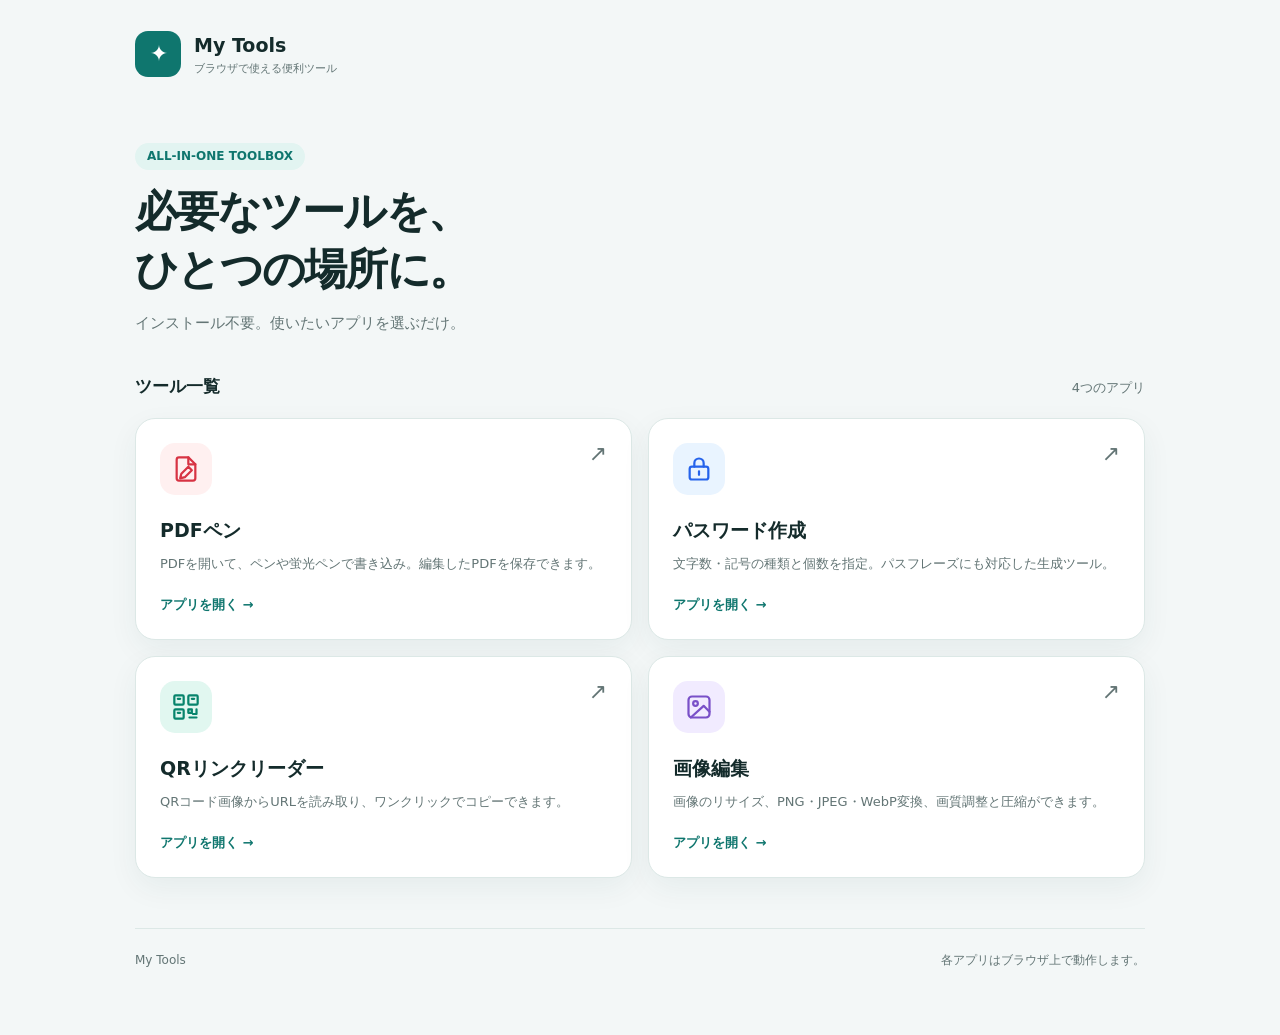
<file: index.html>
<!doctype html>
<html lang="ja">
<head>
<meta charset="utf-8">
<meta name="viewport" content="width=device-width, initial-scale=1, viewport-fit=cover">
<meta name="theme-color" content="#0f766e">
<meta name="description" content="PDF編集、パスワード生成、QRコード読み取り、画像編集をまとめた便利なWebツール集。">
<title>My Tools | 便利ツール集</title>
<link rel="icon" href="/favicon.ico" sizes="any">
<link rel="icon" type="image/svg+xml" href="./favicon.svg">
<style>
:root{color-scheme:light dark;--bg:#f3f7f7;--surface:#fff;--text:#142b2b;--muted:#637575;--line:#dce8e6;--accent:#0f766e;--accent-soft:#e2f4f1;--shadow:0 10px 30px rgba(19,65,61,.06)}
@media(prefers-color-scheme:dark){:root{--bg:#101b1c;--surface:#1a292a;--text:#f0f8f7;--muted:#a1b9b6;--line:#344b49;--accent:#5eead4;--accent-soft:#173b37;--shadow:0 10px 30px rgba(0,0,0,.15)}}
*{box-sizing:border-box}body{margin:0;background:var(--bg);color:var(--text);font-family:system-ui,-apple-system,"Hiragino Kaku Gothic ProN","Yu Gothic",Meiryo,sans-serif;line-height:1.6}a{color:inherit;text-decoration:none}.container{max-width:1050px;margin:0 auto;padding:30px 20px 64px}header{display:flex;align-items:center;gap:13px;margin-bottom:64px}.logo{display:grid;place-items:center;width:46px;height:46px;border-radius:13px;background:#0f766e;color:white;font-weight:900;letter-spacing:-2px;font-size:22px}.brand{font-weight:800;font-size:19px}.brand-sub{display:block;font-size:11px;font-weight:500;color:var(--muted)}.hero{margin-bottom:38px}.eyebrow{display:inline-block;border-radius:99px;background:var(--accent-soft);color:var(--accent);padding:4px 12px;font-size:12px;font-weight:700;margin-bottom:12px}h1{font-size:clamp(28px,5vw,43px);line-height:1.35;letter-spacing:-.04em;margin:0 0 13px}p{margin:0}.intro{color:var(--muted);font-size:15px}.section-head{display:flex;align-items:baseline;justify-content:space-between;gap:12px;margin:0 0 18px}h2{font-size:17px;margin:0}.count{color:var(--muted);font-size:13px}.grid{display:grid;grid-template-columns:repeat(2,minmax(0,1fr));gap:16px}.card{display:flex;flex-direction:column;min-height:214px;padding:24px;background:var(--surface);border:1px solid var(--line);border-radius:20px;box-shadow:var(--shadow);transition:transform .16s,border-color .16s,box-shadow .16s}.card:hover{transform:translateY(-3px);border-color:var(--accent);box-shadow:0 16px 35px rgba(19,65,61,.1)}.card:focus-visible{outline:3px solid var(--accent);outline-offset:4px}.card-top{display:flex;justify-content:space-between;align-items:start;gap:12px;margin-bottom:20px}.icon{display:grid;place-items:center;width:52px;height:52px;border-radius:15px}.icon svg{width:28px;height:28px;fill:none;stroke:currentColor;stroke-width:1.9;stroke-linecap:round;stroke-linejoin:round}.pdf{background:#fff0f0;color:#d73343}.password{background:#e9f4ff;color:#2563eb}.qr{background:#e1f7f0;color:#07846c}.image{background:#f1ebff;color:#7950c8}.arrow{font-size:22px;color:var(--muted);line-height:1}.card h3{font-size:19px;margin:0 0 7px}.desc{font-size:13px;color:var(--muted);line-height:1.75}.open{margin-top:auto;padding-top:19px;font-size:13px;font-weight:750;color:var(--accent)}footer{margin-top:50px;padding-top:22px;border-top:1px solid var(--line);color:var(--muted);font-size:12px;display:flex;justify-content:space-between;gap:12px;flex-wrap:wrap}@media(max-width:620px){.container{padding:20px 16px 44px}header{margin-bottom:45px}.grid{grid-template-columns:1fr;gap:12px}.card{min-height:0;padding:20px}.card-top{margin-bottom:14px}.hero{margin-bottom:30px}}@media(prefers-reduced-motion:reduce){.card{transition:none}}
</style>
</head>
<body>
<div class="container">
<header><div class="logo" aria-hidden="true">✦</div><div class="brand">My Tools<span class="brand-sub">ブラウザで使える便利ツール</span></div></header>
<main>
<section class="hero"><span class="eyebrow">ALL-IN-ONE TOOLBOX</span><h1>必要なツールを、<br>ひとつの場所に。</h1><p class="intro">インストール不要。使いたいアプリを選ぶだけ。</p></section>
<div class="section-head"><h2>ツール一覧</h2><span class="count">4つのアプリ</span></div>
<div class="grid">
<a class="card" href="./pdf-annotator/" aria-label="PDFペンを開く"><div class="card-top"><span class="icon pdf"><svg viewBox="0 0 24 24"><path d="M14 2H6a2 2 0 0 0-2 2v16a2 2 0 0 0 2 2h12a2 2 0 0 0 2-2V8z"/><path d="M14 2v6h6M8 16l6-6 3 3-6 6-4 1z"/></svg></span><span class="arrow" aria-hidden="true">↗</span></div><h3>PDFペン</h3><p class="desc">PDFを開いて、ペンや蛍光ペンで書き込み。編集したPDFを保存できます。</p><span class="open">アプリを開く →</span></a>
<a class="card" href="./password-generator/" aria-label="パスワード作成を開く"><div class="card-top"><span class="icon password"><svg viewBox="0 0 24 24"><rect x="4" y="10" width="16" height="11" rx="2"/><path d="M8 10V7a4 4 0 0 1 8 0v3M12 14v3"/></svg></span><span class="arrow" aria-hidden="true">↗</span></div><h3>パスワード作成</h3><p class="desc">文字数・記号の種類と個数を指定。パスフレーズにも対応した生成ツール。</p><span class="open">アプリを開く →</span></a>
<a class="card" href="./qr-code-reader/" aria-label="QRリンクリーダーを開く"><div class="card-top"><span class="icon qr"><svg viewBox="0 0 24 24"><rect x="2" y="2" width="8" height="8" rx="1"/><rect x="14" y="2" width="8" height="8" rx="1"/><rect x="2" y="14" width="8" height="8" rx="1"/><path d="M5 5h2M17 5h2M5 17h2M14 14h3v3h-3zM21 14v4h-3M15 21h6"/></svg></span><span class="arrow" aria-hidden="true">↗</span></div><h3>QRリンクリーダー</h3><p class="desc">QRコード画像からURLを読み取り、ワンクリックでコピーできます。</p><span class="open">アプリを開く →</span></a>
<a class="card" href="./image-editor/" aria-label="画像編集を開く"><div class="card-top"><span class="icon image"><svg viewBox="0 0 24 24"><rect x="3" y="3" width="18" height="18" rx="3"/><circle cx="9" cy="9" r="2"/><path d="m21 16-5-5L5 21"/></svg></span><span class="arrow" aria-hidden="true">↗</span></div><h3>画像編集</h3><p class="desc">画像のリサイズ、PNG・JPEG・WebP変換、画質調整と圧縮ができます。</p><span class="open">アプリを開く →</span></a>
</div>
</main><footer><span>My Tools</span><span>各アプリはブラウザ上で動作します。</span></footer>
</div>
</body></html>
</file>
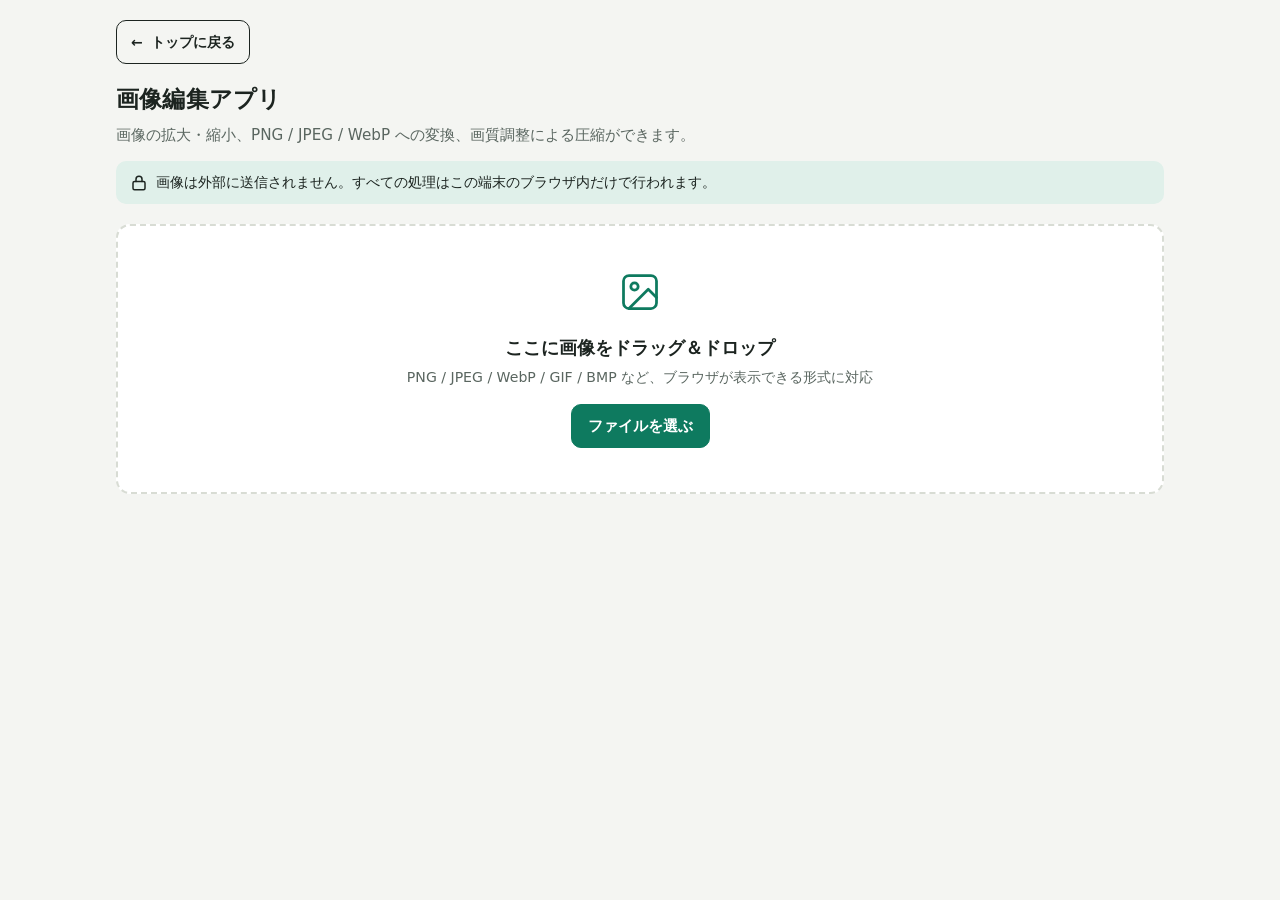
<file: image-editor/index.html>
<!doctype html>
<html lang="ja">
  <head>
    <meta charset="utf-8" />
    <meta name="viewport" content="width=device-width, initial-scale=1, viewport-fit=cover" />
    <meta name="color-scheme" content="light dark" />
    <link rel="icon" type="image/svg+xml" href="./favicon.svg">
    <title>画像編集アプリ</title>
    <style>
      button, [role="button"], select, summary, input:not([type="checkbox"], [type="radio"]) { min-height: 2.25rem; }

      :root {
        --bg: #f4f5f2;
        --surface: #ffffff;
        --surface-2: #eceee9;
        --ink: #1c2420;
        --ink-2: #5a6660;
        --line: #d8dcd4;
        --accent: #0e7a5f;
        --accent-ink: #ffffff;
        --accent-soft: #e0f0ea;
        --warn-bg: #fdf3e0;
        --warn-ink: #7a5410;
        --good: #0e7a5f;
        --bad: #b3402e;
        --checker-a: #e8eae5;
        --checker-b: #ffffff;
        --shadow: 0 1px 3px rgba(20, 30, 25, .08), 0 8px 24px rgba(20, 30, 25, .06);
        --radius: 14px;
      }
      @media (prefers-color-scheme: dark) {
        :root {
          --bg: #141816;
          --surface: #1e2421;
          --surface-2: #262d29;
          --ink: #eef2ee;
          --ink-2: #a3afa7;
          --line: #39423c;
          --accent: #2fbd93;
          --accent-ink: #0c1a15;
          --accent-soft: #173a30;
          --warn-bg: #3a2f16;
          --warn-ink: #f0cd82;
          --good: #4ecfa5;
          --bad: #f08a76;
          --checker-a: #2a302c;
          --checker-b: #20251f;
          --shadow: 0 1px 3px rgba(0,0,0,.4), 0 8px 24px rgba(0,0,0,.3);
        }
      }

      * { box-sizing: border-box; }
      html { -webkit-text-size-adjust: 100%; }
      body {
        margin: 0;
        background: var(--bg);
        color: var(--ink);
        font-family: "Hiragino Kaku Gothic ProN", "Hiragino Sans", "Noto Sans JP", "Yu Gothic UI", "Yu Gothic", Meiryo, system-ui, sans-serif;
        line-height: 1.6;
      }
      .wrap { max-width: 1080px; margin: 0 auto; padding: 20px 16px 56px; }

      h1 { font-size: 1.45rem; margin: 4px 0 6px; letter-spacing: .01em; }
      .lead { color: var(--ink-2); margin: 0 0 4px; font-size: .95rem; }
      .privacy {
        display: flex; gap: 8px; align-items: flex-start;
        background: var(--accent-soft); border-radius: 10px;
        padding: 10px 14px; margin: 14px 0 20px; font-size: .88rem;
      }
      .privacy svg { flex: none; margin-top: 3px; }

      /* ---------- drop zone ---------- */
      .dropzone {
        border: 2px dashed var(--line);
        border-radius: var(--radius);
        background: var(--surface);
        padding: 44px 20px;
        text-align: center;
        cursor: pointer;
        transition: border-color .15s, background .15s;
      }
      .dropzone:hover, .dropzone:focus-visible { border-color: var(--accent); outline: none; }
      .dropzone.dragover { border-color: var(--accent); background: var(--accent-soft); }
      .dropzone .big { font-size: 1.1rem; font-weight: 700; margin: 12px 0 4px; }
      .dropzone .small { color: var(--ink-2); font-size: .88rem; margin: 0; }
      .btn {
        display: inline-flex; align-items: center; justify-content: center; gap: 8px;
        border: 1px solid var(--line); background: var(--surface); color: var(--ink);
        border-radius: 10px; padding: 8px 16px; font-size: .95rem; font-weight: 600;
        cursor: pointer; font-family: inherit; min-height: 44px;
      }
      .btn:hover { border-color: var(--accent); }
      .btn.primary { background: var(--accent); border-color: var(--accent); color: var(--accent-ink); }
      .btn.primary:hover { filter: brightness(1.07); }
      .btn.primary:disabled { opacity: .45; cursor: not-allowed; filter: none; }
      .btn.small { min-height: 40px; padding: 6px 12px; font-size: .88rem; }
      .dropzone .btn { margin-top: 16px; }

      /* ---------- layout after load ---------- */
      .editor { display: none; }
      .editor.on { display: block; }
      .filebar {
        display: flex; flex-wrap: wrap; gap: 10px; align-items: center;
        background: var(--surface); border: 1px solid var(--line); border-radius: var(--radius);
        padding: 12px 16px; box-shadow: var(--shadow); margin-bottom: 16px;
      }
      .filebar .fname { font-weight: 700; word-break: break-all; }
      .filebar .meta { color: var(--ink-2); font-size: .88rem; }
      .filebar .spacer { flex: 1; }

      .grid { display: grid; grid-template-columns: 1fr 340px; gap: 16px; align-items: start; }
      @media (max-width: 820px) { .grid { grid-template-columns: 1fr; } }

      .card {
        background: var(--surface); border: 1px solid var(--line);
        border-radius: var(--radius); box-shadow: var(--shadow); padding: 18px;
      }
      .card h2 { font-size: 1rem; margin: 0 0 12px; display: flex; align-items: center; gap: 8px; }
      .card h2 .num {
        background: var(--accent); color: var(--accent-ink); border-radius: 50%;
        width: 22px; height: 22px; font-size: .8rem; display: inline-flex;
        align-items: center; justify-content: center; flex: none;
      }
      .controls { display: flex; flex-direction: column; gap: 16px; }

      /* ---------- preview ---------- */
      .seg {
        display: inline-flex; background: var(--surface-2); border-radius: 10px; padding: 3px; gap: 2px;
        flex-wrap: wrap;
      }
      .seg button {
        border: 0; background: transparent; color: var(--ink-2); border-radius: 8px;
        padding: 6px 14px; font-size: .9rem; font-weight: 600; cursor: pointer; font-family: inherit;
        min-height: 38px;
      }
      .seg button[aria-pressed="true"] { background: var(--surface); color: var(--ink); box-shadow: 0 1px 3px rgba(0,0,0,.15); }
      .preview-head { display: flex; flex-wrap: wrap; gap: 10px; align-items: center; justify-content: space-between; margin-bottom: 12px; }
      .preview-stage {
        border-radius: 10px; overflow: hidden;
        background:
          conic-gradient(var(--checker-a) 0 25%, var(--checker-b) 0 50%, var(--checker-a) 0 75%, var(--checker-b) 0) 0 0 / 20px 20px;
        display: flex; align-items: center; justify-content: center;
        min-height: 220px; padding: 12px;
      }
      .preview-stage img { max-width: 100%; max-height: 52vh; display: block; object-fit: contain; }
      .compare { display: none; gap: 12px; width: 100%; }
      .compare.on { display: grid; grid-template-columns: 1fr 1fr; }
      @media (max-width: 520px) { .compare.on { grid-template-columns: 1fr; } }
      .compare figure { margin: 0; text-align: center; }
      .compare figcaption { font-size: .82rem; color: var(--ink-2); margin-top: 6px; font-weight: 600; }
      .compare img { margin: 0 auto; }
      .single-wrap { width: 100%; text-align: center; }
      .single-wrap.hide, .compare.hide { display: none; }

      .sizecmp { display: grid; grid-template-columns: 1fr auto 1fr; gap: 8px; align-items: center; margin-top: 14px; }
      .sizecmp .box { background: var(--surface-2); border-radius: 10px; padding: 10px 12px; text-align: center; }
      .sizecmp .box .label { font-size: .78rem; color: var(--ink-2); font-weight: 600; }
      .sizecmp .box .val { font-size: 1.05rem; font-weight: 700; }
      .sizecmp .box .sub { font-size: .78rem; color: var(--ink-2); }
      .sizecmp .arrow { color: var(--ink-2); font-size: 1.1rem; }
      .reduction { text-align: center; margin-top: 10px; font-weight: 700; font-size: .95rem; }
      .reduction.good { color: var(--good); }
      .reduction.bad { color: var(--bad); }

      /* ---------- form controls ---------- */
      .field-row { display: flex; gap: 10px; align-items: flex-end; flex-wrap: wrap; }
      .field { flex: 1; min-width: 100px; }
      .field label { display: block; font-size: .82rem; font-weight: 600; color: var(--ink-2); margin-bottom: 4px; }
      .field input[type="number"] {
        width: 100%; padding: 8px 10px; font-size: 1rem; border: 1px solid var(--line);
        border-radius: 8px; background: var(--surface); color: var(--ink); font-family: inherit;
        min-height: 44px;
      }
      .field .unit { font-size: .8rem; color: var(--ink-2); }
      .cross { padding-bottom: 10px; color: var(--ink-2); font-weight: 700; }
      .lock-row { display: flex; align-items: center; gap: 8px; margin-top: 10px; font-size: .9rem; }
      .lock-row input { width: 20px; height: 20px; accent-color: var(--accent); }
      .lock-row label { display: flex; align-items: center; gap: 8px; cursor: pointer; min-height: 36px; }

      .presets { display: flex; flex-wrap: wrap; gap: 6px; margin: 10px 0; }
      .presets button {
        border: 1px solid var(--line); background: var(--surface); color: var(--ink);
        border-radius: 999px; padding: 4px 13px; font-size: .88rem; font-weight: 600;
        cursor: pointer; font-family: inherit; min-height: 38px; min-width: 56px;
      }
      .presets button[aria-pressed="true"] { background: var(--accent); border-color: var(--accent); color: var(--accent-ink); }

      input[type="range"] { width: 100%; accent-color: var(--accent); min-height: 36px; cursor: pointer; }
      .range-row { display: flex; align-items: center; gap: 12px; }
      .range-row output { font-weight: 700; min-width: 3.4em; text-align: right; font-variant-numeric: tabular-nums; }
      .hint { font-size: .82rem; color: var(--ink-2); margin: 6px 0 0; }
      .note {
        background: var(--warn-bg); color: var(--warn-ink); border-radius: 10px;
        padding: 9px 12px; font-size: .85rem; margin-top: 10px; display: none;
      }
      .note.on { display: block; }

      .fmt-seg { display: grid; grid-template-columns: repeat(3, 1fr); gap: 6px; }
      .fmt-seg button {
        border: 1px solid var(--line); background: var(--surface); color: var(--ink);
        border-radius: 10px; padding: 10px 6px; cursor: pointer; font-family: inherit; min-height: 52px;
      }
      .fmt-seg button .fname2 { display: block; font-weight: 700; font-size: .98rem; }
      .fmt-seg button .fdesc { display: block; font-size: .74rem; color: var(--ink-2); margin-top: 2px; }
      .fmt-seg button[aria-pressed="true"] { border-color: var(--accent); background: var(--accent-soft); box-shadow: inset 0 0 0 1px var(--accent); }
      .fmt-seg button[aria-pressed="true"] .fdesc { color: var(--ink-2); }

      .quality-wrap.disabled { opacity: .45; pointer-events: none; }

      .download-card { text-align: center; }
      .download-card .btn { width: 100%; font-size: 1.02rem; padding: 12px; }
      .download-card .outname { font-size: .85rem; color: var(--ink-2); margin-top: 8px; word-break: break-all; }
      .reset-link {
        background: none; border: 0; color: var(--accent); font-weight: 600; cursor: pointer;
        font-family: inherit; font-size: .9rem; padding: 6px 8px; min-height: 38px;
      }
      .err {
        display: none; background: #fdecea; color: #8c2b1d; border-radius: 10px;
        padding: 10px 14px; margin-bottom: 14px; font-size: .9rem;
      }
      @media (prefers-color-scheme: dark) { .err { background: #42231e; color: #f5b3a6; } }
      .err.on { display: block; }
      .visually-hidden { position: absolute; width: 1px; height: 1px; overflow: hidden; clip: rect(0 0 0 0); white-space: nowrap; }
    </style>
  <link rel="stylesheet" href="../navigation.css">
</head>
  <body>
    <main class="wrap">
<nav class="home-navigation" aria-label="サイトナビゲーション"><a class="home-link" href="../"><span aria-hidden="true">←</span>トップに戻る</a></nav>

      <h1>画像編集アプリ</h1>
      <p class="lead">画像の拡大・縮小、PNG / JPEG / WebP への変換、画質調整による圧縮ができます。</p>
      <div class="privacy">
        <svg width="18" height="18" viewBox="0 0 24 24" fill="none" stroke="currentColor" stroke-width="2" stroke-linecap="round" stroke-linejoin="round" aria-hidden="true"><rect x="4" y="10" width="16" height="11" rx="2"/><path d="M8 10V7a4 4 0 0 1 8 0v3"/></svg>
        <span>画像は外部に送信されません。すべての処理はこの端末のブラウザ内だけで行われます。</span>
      </div>

      <div class="err" id="errBox" role="alert"></div>

      <!-- ===== 読み込み ===== -->
      <div class="dropzone" id="dropzone" tabindex="0" role="button" aria-label="画像ファイルを選ぶ、またはドロップする">
        <svg width="44" height="44" viewBox="0 0 24 24" fill="none" stroke="currentColor" stroke-width="1.5" stroke-linecap="round" stroke-linejoin="round" style="color:var(--accent)" aria-hidden="true"><rect x="3" y="3" width="18" height="18" rx="3"/><circle cx="9" cy="9" r="2"/><path d="m21 15-4.5-4.5L6 21"/></svg>
        <p class="big">ここに画像をドラッグ＆ドロップ</p>
        <p class="small">PNG / JPEG / WebP / GIF / BMP など、ブラウザが表示できる形式に対応</p>
        <span class="btn primary">ファイルを選ぶ</span>
        <input type="file" id="fileInput" accept="image/*" class="visually-hidden" aria-hidden="true" tabindex="-1" />
      </div>

      <!-- ===== 編集画面 ===== -->
      <section class="editor" id="editor" aria-label="編集画面">
        <div class="filebar">
          <span class="fname" id="origName">—</span>
          <span class="meta" id="origMeta">—</span>
          <span class="spacer"></span>
          <button type="button" class="btn small" id="changeFileBtn">別の画像を開く</button>
        </div>

        <div class="grid">
          <!-- プレビュー -->
          <div class="card">
            <div class="preview-head">
              <h2 style="margin:0">プレビュー</h2>
              <div class="seg" role="group" aria-label="プレビュー表示切替">
                <button type="button" id="viewEdited" aria-pressed="true">編集後</button>
                <button type="button" id="viewOrig" aria-pressed="false">元画像</button>
                <button type="button" id="viewBoth" aria-pressed="false">並べて比較</button>
              </div>
            </div>
            <div class="preview-stage">
              <div class="single-wrap" id="singleWrap">
                <img id="previewImg" alt="プレビュー画像" />
              </div>
              <div class="compare" id="compareWrap">
                <figure>
                  <img id="compareOrig" alt="元画像のプレビュー" />
                  <figcaption>元画像</figcaption>
                </figure>
                <figure>
                  <img id="compareEdited" alt="編集後のプレビュー" />
                  <figcaption>編集後</figcaption>
                </figure>
              </div>
            </div>
            <div class="sizecmp" aria-live="polite">
              <div class="box">
                <div class="label">元の容量</div>
                <div class="val" id="origSize">—</div>
                <div class="sub" id="origDims">—</div>
              </div>
              <div class="arrow" aria-hidden="true">→</div>
              <div class="box">
                <div class="label">変換後の容量</div>
                <div class="val" id="newSize">—</div>
                <div class="sub" id="newDims">—</div>
              </div>
            </div>
            <p class="reduction" id="reduction"></p>
          </div>

          <!-- コントロール -->
          <div class="controls">
            <div class="card">
              <h2><span class="num">1</span>大きさ（拡大・縮小）</h2>
              <div class="field-row">
                <div class="field">
                  <label for="widthInput">幅 <span class="unit">(px)</span></label>
                  <input type="number" id="widthInput" min="1" max="20000" inputmode="numeric" />
                </div>
                <span class="cross" aria-hidden="true">×</span>
                <div class="field">
                  <label for="heightInput">高さ <span class="unit">(px)</span></label>
                  <input type="number" id="heightInput" min="1" max="20000" inputmode="numeric" />
                </div>
              </div>
              <div class="lock-row">
                <label>
                  <input type="checkbox" id="lockRatio" checked />
                  縦横比を固定する（アスペクト比ロック）
                </label>
              </div>

              <div style="margin-top:14px">
                <div class="field" style="margin-bottom:2px"><label for="pctSlider">倍率で指定</label></div>
                <div class="presets" id="pctPresets" role="group" aria-label="倍率プリセット">
                  <button type="button" data-pct="25">25%</button>
                  <button type="button" data-pct="50">50%</button>
                  <button type="button" data-pct="75">75%</button>
                  <button type="button" data-pct="100" aria-pressed="true">100%</button>
                  <button type="button" data-pct="150">150%</button>
                  <button type="button" data-pct="200">200%</button>
                </div>
                <div class="range-row">
                  <input type="range" id="pctSlider" min="5" max="300" step="1" value="100" aria-label="倍率スライダー" />
                  <output id="pctOut" for="pctSlider">100%</output>
                </div>
                <div class="range-row" style="margin-top:6px">
                  <div class="field">
                    <label for="pctInput">倍率を数値で入力 <span class="unit">(%)</span></label>
                    <input type="number" id="pctInput" min="1" max="1000" value="100" inputmode="numeric" />
                  </div>
                  <button type="button" class="reset-link" id="sizeReset">サイズをリセット</button>
                </div>
              </div>
            </div>

            <div class="card">
              <h2><span class="num">2</span>形式（フォーマット変換）</h2>
              <div class="fmt-seg" role="group" aria-label="出力形式">
                <button type="button" data-fmt="png" aria-pressed="false">
                  <span class="fname2">PNG</span><span class="fdesc">透明を保持・可逆</span>
                </button>
                <button type="button" data-fmt="jpeg" aria-pressed="true">
                  <span class="fname2">JPEG</span><span class="fdesc">写真向き・小さく</span>
                </button>
                <button type="button" data-fmt="webp" aria-pressed="false">
                  <span class="fname2">WebP</span><span class="fdesc">高圧縮・透明OK</span>
                </button>
              </div>
              <div class="note" id="jpegNote">JPEGには透明情報がないため、透明な部分は白で塗りつぶされます。</div>
              <div class="note" id="gifNote">GIFアニメーションは、静止画（最初のフレーム）として読み込まれます。</div>
            </div>

            <div class="card">
              <h2><span class="num">3</span>画質（圧縮）</h2>
              <div class="quality-wrap" id="qualityWrap">
                <div class="range-row">
                  <input type="range" id="qualitySlider" min="0.1" max="1" step="0.01" value="0.85" aria-label="画質スライダー" />
                  <output id="qualityOut" for="qualitySlider">0.85</output>
                </div>
                <p class="hint">数値を下げるほど容量は小さくなりますが、画質も下がります。変換後の容量はプレビュー下にリアルタイムで表示されます。</p>
              </div>
              <p class="hint" id="pngQualityNote" style="display:none">PNGは可逆圧縮のため、画質スライダーは使えません。容量を減らしたい場合はサイズを小さくするか、JPEG / WebP を選んでください。</p>
            </div>

            <div class="card download-card">
              <button type="button" class="btn primary" id="downloadBtn" disabled>編集後の画像をダウンロード</button>
              <p class="outname" id="outName"></p>
            </div>
          </div>
        </div>
      </section>
    </main>

    <script>
      (function () {
        "use strict";

        var $ = function (id) { return document.getElementById(id); };

        var dropzone = $("dropzone"), fileInput = $("fileInput"), errBox = $("errBox");
        var editor = $("editor");

        // 元画像の情報
        var orig = {
          img: null,        // HTMLImageElement（描画元）
          name: "",         // 元ファイル名
          base: "",         // 拡張子を除いた名前
          type: "",         // MIME
          size: 0,          // バイト数
          w: 0, h: 0,
          url: ""           // プレビュー用 objectURL
        };
        // 編集状態
        var state = {
          w: 0, h: 0,
          fmt: "jpeg",
          quality: 0.85,
          view: "edited"    // edited | orig | both
        };
        var outBlob = null, outUrl = "";
        var renderTimer = null;

        var MIME = { png: "image/png", jpeg: "image/jpeg", webp: "image/webp" };
        var EXT = { png: "png", jpeg: "jpg", webp: "webp" };

        function fmtBytes(n) {
          if (n == null || isNaN(n)) return "—";
          if (n < 1024) return n + " B";
          if (n < 1024 * 1024) return (n / 1024).toFixed(1) + " KB";
          return (n / 1024 / 1024).toFixed(2) + " MB";
        }
        function fmtLabel(mime, name) {
          if (mime) {
            var m = mime.replace("image/", "").toUpperCase();
            if (m === "JPEG") m = "JPEG";
            return m;
          }
          var ext = (name.split(".").pop() || "").toUpperCase();
          return ext || "画像";
        }
        function showError(msg) {
          errBox.textContent = msg;
          errBox.classList.add("on");
        }
        function clearError() {
          errBox.textContent = "";
          errBox.classList.remove("on");
        }

        /* ---------- ファイル読み込み ---------- */
        function openFile(file) {
          if (!file) return;
          if (file.type && file.type.indexOf("image/") !== 0) {
            showError("画像ファイルを選んでください（" + file.name + " は画像ではないようです）。");
            return;
          }
          clearError();
          var url = URL.createObjectURL(file);
          var img = new Image();
          img.onload = function () {
            if (orig.url) URL.revokeObjectURL(orig.url);
            orig.img = img;
            orig.name = file.name || "image";
            orig.base = orig.name.replace(/\.[^.]+$/, "") || "image";
            orig.type = file.type || "";
            orig.size = file.size || 0;
            orig.w = img.naturalWidth;
            orig.h = img.naturalHeight;
            orig.url = url;

            state.w = orig.w;
            state.h = orig.h;

            $("origName").textContent = orig.name;
            $("origMeta").textContent =
              fmtLabel(orig.type, orig.name) + " ・ " + orig.w + " × " + orig.h + " px ・ " + fmtBytes(orig.size);
            $("origSize").textContent = fmtBytes(orig.size);
            $("origDims").textContent = orig.w + " × " + orig.h + " px";

            $("previewImg").src = url;
            $("compareOrig").src = url;

            $("gifNote").classList.toggle("on", orig.type === "image/gif");

            syncSizeUI(100);
            editor.classList.add("on");
            dropzone.querySelector(".big").textContent = "別の画像をドラッグ＆ドロップ";
            scheduleRender(true);
            editor.scrollIntoView({ behavior: "smooth", block: "start" });
          };
          img.onerror = function () {
            URL.revokeObjectURL(url);
            showError("この画像はブラウザで読み込めませんでした。別の形式の画像でお試しください。");
          };
          img.src = url;
        }

        dropzone.addEventListener("click", function () { fileInput.click(); });
        dropzone.addEventListener("keydown", function (e) {
          if (e.key === "Enter" || e.key === " ") { e.preventDefault(); fileInput.click(); }
        });
        fileInput.addEventListener("change", function () {
          openFile(fileInput.files && fileInput.files[0]);
          fileInput.value = "";
        });
        $("changeFileBtn").addEventListener("click", function () { fileInput.click(); });

        ["dragenter", "dragover"].forEach(function (ev) {
          dropzone.addEventListener(ev, function (e) { e.preventDefault(); dropzone.classList.add("dragover"); });
          document.addEventListener(ev, function (e) { e.preventDefault(); });
        });
        ["dragleave", "drop"].forEach(function (ev) {
          dropzone.addEventListener(ev, function (e) { e.preventDefault(); dropzone.classList.remove("dragover"); });
          document.addEventListener(ev, function (e) { e.preventDefault(); });
        });
        dropzone.addEventListener("drop", function (e) {
          var f = e.dataTransfer && e.dataTransfer.files && e.dataTransfer.files[0];
          openFile(f);
        });
        document.addEventListener("drop", function (e) {
          var f = e.dataTransfer && e.dataTransfer.files && e.dataTransfer.files[0];
          if (f && orig.img) openFile(f);
        });

        /* ---------- サイズ UI の同期 ---------- */
        var widthInput = $("widthInput"), heightInput = $("heightInput");
        var pctSlider = $("pctSlider"), pctInput = $("pctInput"), pctOut = $("pctOut");
        var lockRatio = $("lockRatio");

        function markPresets(pct) {
          var btns = $("pctPresets").querySelectorAll("button");
          btns.forEach(function (b) {
            if (Math.round(parseFloat(b.getAttribute("data-pct"))) === Math.round(pct)) {
              b.setAttribute("aria-pressed", "true");
            } else {
              b.removeAttribute("aria-pressed");
            }
          });
        }
        // サイズが決まったら全部の入力欄をそろえる
        function syncSizeUI(pct) {
          widthInput.value = state.w;
          heightInput.value = state.h;
          if (pct == null) pct = orig.w ? (state.w / orig.w) * 100 : 100;
          pct = Math.round(pct * 10) / 10;
          pctOut.textContent = (pct % 1 === 0 ? pct.toFixed(0) : pct) + "%";
          pctInput.value = pct % 1 === 0 ? pct.toFixed(0) : pct;
          pctSlider.value = Math.max(5, Math.min(300, pct));
          markPresets(pct);
        }
        function setSizeByPct(pct) {
          if (!orig.img || !(pct > 0)) return;
          state.w = Math.max(1, Math.round(orig.w * pct / 100));
          state.h = Math.max(1, Math.round(orig.h * pct / 100));
          syncSizeUI(pct);
          scheduleRender();
        }

        widthInput.addEventListener("input", function () {
          var w = parseInt(widthInput.value, 10);
          if (!orig.img || !(w >= 1)) return;
          state.w = Math.min(w, 20000);
          if (lockRatio.checked && orig.w) {
            state.h = Math.max(1, Math.round(state.w * orig.h / orig.w));
            heightInput.value = state.h;
          }
          syncPctFromSize();
          scheduleRender();
        });
        heightInput.addEventListener("input", function () {
          var h = parseInt(heightInput.value, 10);
          if (!orig.img || !(h >= 1)) return;
          state.h = Math.min(h, 20000);
          if (lockRatio.checked && orig.h) {
            state.w = Math.max(1, Math.round(state.h * orig.w / orig.h));
            widthInput.value = state.w;
          }
          syncPctFromSize();
          scheduleRender();
        });
        function syncPctFromSize() {
          if (!orig.w) return;
          var pct = (state.w / orig.w) * 100;
          pct = Math.round(pct * 10) / 10;
          pctOut.textContent = (pct % 1 === 0 ? pct.toFixed(0) : pct) + "%";
          pctInput.value = pct % 1 === 0 ? pct.toFixed(0) : pct;
          pctSlider.value = Math.max(5, Math.min(300, pct));
          markPresets(pct);
        }

        $("pctPresets").addEventListener("click", function (e) {
          var b = e.target.closest("button");
          if (!b) return;
          setSizeByPct(parseFloat(b.getAttribute("data-pct")));
        });
        pctSlider.addEventListener("input", function () { setSizeByPct(parseFloat(pctSlider.value)); });
        pctInput.addEventListener("input", function () {
          var v = parseFloat(pctInput.value);
          if (v > 0) setSizeByPct(v);
        });
        $("sizeReset").addEventListener("click", function () { setSizeByPct(100); });

        /* ---------- 形式 ---------- */
        document.querySelector(".fmt-seg").addEventListener("click", function (e) {
          var b = e.target.closest("button");
          if (!b) return;
          state.fmt = b.getAttribute("data-fmt");
          document.querySelectorAll(".fmt-seg button").forEach(function (x) {
            x.setAttribute("aria-pressed", x === b ? "true" : "false");
          });
          $("jpegNote").classList.toggle("on", state.fmt === "jpeg");
          var isPng = state.fmt === "png";
          $("qualityWrap").classList.toggle("disabled", isPng);
          $("qualitySlider").disabled = isPng;
          $("pngQualityNote").style.display = isPng ? "block" : "none";
          scheduleRender(true);
        });
        $("jpegNote").classList.add("on"); // 初期形式は JPEG

        /* ---------- 画質 ---------- */
        $("qualitySlider").addEventListener("input", function () {
          state.quality = parseFloat($("qualitySlider").value);
          $("qualityOut").textContent = state.quality.toFixed(2);
          scheduleRender();
        });

        /* ---------- プレビュー切替 ---------- */
        function setView(v) {
          state.view = v;
          $("viewEdited").setAttribute("aria-pressed", v === "edited" ? "true" : "false");
          $("viewOrig").setAttribute("aria-pressed", v === "orig" ? "true" : "false");
          $("viewBoth").setAttribute("aria-pressed", v === "both" ? "true" : "false");
          var both = v === "both";
          $("compareWrap").classList.toggle("on", both);
          $("singleWrap").classList.toggle("hide", both);
          if (!both) {
            $("previewImg").src = (v === "orig") ? orig.url : (outUrl || orig.url);
          }
        }
        $("viewEdited").addEventListener("click", function () { setView("edited"); });
        $("viewOrig").addEventListener("click", function () { setView("orig"); });
        $("viewBoth").addEventListener("click", function () { setView("both"); });

        /* ---------- 変換（Canvas） ---------- */
        function scheduleRender(immediate) {
          if (renderTimer) clearTimeout(renderTimer);
          if (immediate) { render(); return; }
          renderTimer = setTimeout(render, 120);
        }
        function render() {
          if (!orig.img) return;
          var canvas = document.createElement("canvas");
          canvas.width = state.w;
          canvas.height = state.h;
          var ctx = canvas.getContext("2d");
          if (state.fmt === "jpeg") {
            ctx.fillStyle = "#ffffff";
            ctx.fillRect(0, 0, canvas.width, canvas.height);
          }
          ctx.imageSmoothingEnabled = true;
          ctx.imageSmoothingQuality = "high";
          ctx.drawImage(orig.img, 0, 0, canvas.width, canvas.height);

          var mime = MIME[state.fmt];
          var quality = state.fmt === "png" ? undefined : state.quality;
          if (canvas.toBlob) {
            canvas.toBlob(function (blob) {
              if (!blob) { fallbackDataUrl(canvas, mime, quality); return; }
              applyOutput(blob);
            }, mime, quality);
          } else {
            fallbackDataUrl(canvas, mime, quality);
          }
        }
        function fallbackDataUrl(canvas, mime, quality) {
          var url = quality === undefined ? canvas.toDataURL(mime) : canvas.toDataURL(mime, quality);
          fetch(url).then(function (r) { return r.blob(); }).then(applyOutput).catch(function () {});
        }
        function applyOutput(blob) {
          if (outUrl) URL.revokeObjectURL(outUrl);
          outBlob = blob;
          outUrl = URL.createObjectURL(blob);

          if (state.view === "edited") $("previewImg").src = outUrl;
          $("compareEdited").src = outUrl;

          $("newSize").textContent = fmtBytes(blob.size);
          $("newDims").textContent = state.w + " × " + state.h + " px ・ " + EXT[state.fmt].toUpperCase();

          var red = $("reduction");
          if (orig.size > 0) {
            var diff = (1 - blob.size / orig.size) * 100;
            if (diff >= 0) {
              red.textContent = "容量は " + diff.toFixed(1) + "% 小さくなりました";
              red.className = "reduction good";
            } else {
              red.textContent = "容量は " + Math.abs(diff).toFixed(1) + "% 大きくなりました";
              red.className = "reduction bad";
            }
          } else {
            red.textContent = "";
          }

          var outName = orig.base + "." + EXT[state.fmt];
          $("outName").textContent = "保存名：" + outName;
          $("downloadBtn").disabled = false;
        }

        /* ---------- ダウンロード ---------- */
        $("downloadBtn").addEventListener("click", function () {
          if (!outBlob || !outUrl) return;
          var a = document.createElement("a");
          a.href = outUrl;
          a.download = orig.base + "." + EXT[state.fmt];
          document.body.appendChild(a);
          a.click();
          document.body.removeChild(a);
        });
      })();
    </script>
  </body>
</html>
</file>
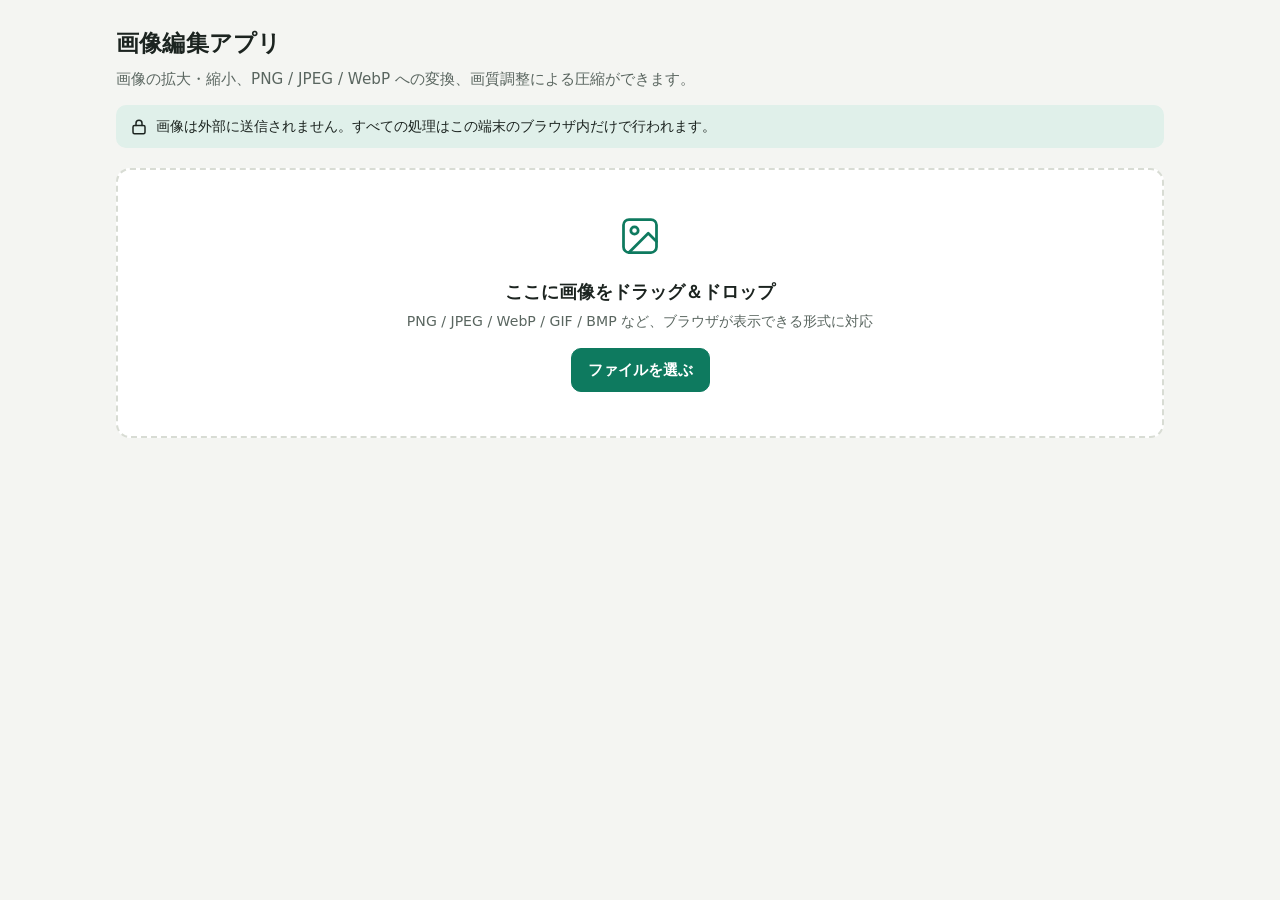
<file: image/index.html>
<!doctype html>
<html lang="ja">
  <head>
    <meta charset="utf-8" />
    <meta name="viewport" content="width=device-width, initial-scale=1, viewport-fit=cover" />
    <meta name="color-scheme" content="light dark" />
    <link rel="icon" type="image/svg+xml" href="[data-uri]" />
    <title>画像編集アプリ</title>
    <style>
      button, [role="button"], select, summary, input:not([type="checkbox"], [type="radio"]) { min-height: 2.25rem; }

      :root {
        --bg: #f4f5f2;
        --surface: #ffffff;
        --surface-2: #eceee9;
        --ink: #1c2420;
        --ink-2: #5a6660;
        --line: #d8dcd4;
        --accent: #0e7a5f;
        --accent-ink: #ffffff;
        --accent-soft: #e0f0ea;
        --warn-bg: #fdf3e0;
        --warn-ink: #7a5410;
        --good: #0e7a5f;
        --bad: #b3402e;
        --checker-a: #e8eae5;
        --checker-b: #ffffff;
        --shadow: 0 1px 3px rgba(20, 30, 25, .08), 0 8px 24px rgba(20, 30, 25, .06);
        --radius: 14px;
      }
      @media (prefers-color-scheme: dark) {
        :root {
          --bg: #141816;
          --surface: #1e2421;
          --surface-2: #262d29;
          --ink: #eef2ee;
          --ink-2: #a3afa7;
          --line: #39423c;
          --accent: #2fbd93;
          --accent-ink: #0c1a15;
          --accent-soft: #173a30;
          --warn-bg: #3a2f16;
          --warn-ink: #f0cd82;
          --good: #4ecfa5;
          --bad: #f08a76;
          --checker-a: #2a302c;
          --checker-b: #20251f;
          --shadow: 0 1px 3px rgba(0,0,0,.4), 0 8px 24px rgba(0,0,0,.3);
        }
      }

      * { box-sizing: border-box; }
      html { -webkit-text-size-adjust: 100%; }
      body {
        margin: 0;
        background: var(--bg);
        color: var(--ink);
        font-family: "Hiragino Kaku Gothic ProN", "Hiragino Sans", "Noto Sans JP", "Yu Gothic UI", "Yu Gothic", Meiryo, system-ui, sans-serif;
        line-height: 1.6;
      }
      .wrap { max-width: 1080px; margin: 0 auto; padding: 20px 16px 56px; }

      h1 { font-size: 1.45rem; margin: 4px 0 6px; letter-spacing: .01em; }
      .lead { color: var(--ink-2); margin: 0 0 4px; font-size: .95rem; }
      .privacy {
        display: flex; gap: 8px; align-items: flex-start;
        background: var(--accent-soft); border-radius: 10px;
        padding: 10px 14px; margin: 14px 0 20px; font-size: .88rem;
      }
      .privacy svg { flex: none; margin-top: 3px; }

      /* ---------- drop zone ---------- */
      .dropzone {
        border: 2px dashed var(--line);
        border-radius: var(--radius);
        background: var(--surface);
        padding: 44px 20px;
        text-align: center;
        cursor: pointer;
        transition: border-color .15s, background .15s;
      }
      .dropzone:hover, .dropzone:focus-visible { border-color: var(--accent); outline: none; }
      .dropzone.dragover { border-color: var(--accent); background: var(--accent-soft); }
      .dropzone .big { font-size: 1.1rem; font-weight: 700; margin: 12px 0 4px; }
      .dropzone .small { color: var(--ink-2); font-size: .88rem; margin: 0; }
      .btn {
        display: inline-flex; align-items: center; justify-content: center; gap: 8px;
        border: 1px solid var(--line); background: var(--surface); color: var(--ink);
        border-radius: 10px; padding: 8px 16px; font-size: .95rem; font-weight: 600;
        cursor: pointer; font-family: inherit; min-height: 44px;
      }
      .btn:hover { border-color: var(--accent); }
      .btn.primary { background: var(--accent); border-color: var(--accent); color: var(--accent-ink); }
      .btn.primary:hover { filter: brightness(1.07); }
      .btn.primary:disabled { opacity: .45; cursor: not-allowed; filter: none; }
      .btn.small { min-height: 40px; padding: 6px 12px; font-size: .88rem; }
      .dropzone .btn { margin-top: 16px; }

      /* ---------- layout after load ---------- */
      .editor { display: none; }
      .editor.on { display: block; }
      .filebar {
        display: flex; flex-wrap: wrap; gap: 10px; align-items: center;
        background: var(--surface); border: 1px solid var(--line); border-radius: var(--radius);
        padding: 12px 16px; box-shadow: var(--shadow); margin-bottom: 16px;
      }
      .filebar .fname { font-weight: 700; word-break: break-all; }
      .filebar .meta { color: var(--ink-2); font-size: .88rem; }
      .filebar .spacer { flex: 1; }

      .grid { display: grid; grid-template-columns: 1fr 340px; gap: 16px; align-items: start; }
      @media (max-width: 820px) { .grid { grid-template-columns: 1fr; } }

      .card {
        background: var(--surface); border: 1px solid var(--line);
        border-radius: var(--radius); box-shadow: var(--shadow); padding: 18px;
      }
      .card h2 { font-size: 1rem; margin: 0 0 12px; display: flex; align-items: center; gap: 8px; }
      .card h2 .num {
        background: var(--accent); color: var(--accent-ink); border-radius: 50%;
        width: 22px; height: 22px; font-size: .8rem; display: inline-flex;
        align-items: center; justify-content: center; flex: none;
      }
      .controls { display: flex; flex-direction: column; gap: 16px; }

      /* ---------- preview ---------- */
      .seg {
        display: inline-flex; background: var(--surface-2); border-radius: 10px; padding: 3px; gap: 2px;
        flex-wrap: wrap;
      }
      .seg button {
        border: 0; background: transparent; color: var(--ink-2); border-radius: 8px;
        padding: 6px 14px; font-size: .9rem; font-weight: 600; cursor: pointer; font-family: inherit;
        min-height: 38px;
      }
      .seg button[aria-pressed="true"] { background: var(--surface); color: var(--ink); box-shadow: 0 1px 3px rgba(0,0,0,.15); }
      .preview-head { display: flex; flex-wrap: wrap; gap: 10px; align-items: center; justify-content: space-between; margin-bottom: 12px; }
      .preview-stage {
        border-radius: 10px; overflow: hidden;
        background:
          conic-gradient(var(--checker-a) 0 25%, var(--checker-b) 0 50%, var(--checker-a) 0 75%, var(--checker-b) 0) 0 0 / 20px 20px;
        display: flex; align-items: center; justify-content: center;
        min-height: 220px; padding: 12px;
      }
      .preview-stage img { max-width: 100%; max-height: 52vh; display: block; object-fit: contain; }
      .compare { display: none; gap: 12px; width: 100%; }
      .compare.on { display: grid; grid-template-columns: 1fr 1fr; }
      @media (max-width: 520px) { .compare.on { grid-template-columns: 1fr; } }
      .compare figure { margin: 0; text-align: center; }
      .compare figcaption { font-size: .82rem; color: var(--ink-2); margin-top: 6px; font-weight: 600; }
      .compare img { margin: 0 auto; }
      .single-wrap { width: 100%; text-align: center; }
      .single-wrap.hide, .compare.hide { display: none; }

      .sizecmp { display: grid; grid-template-columns: 1fr auto 1fr; gap: 8px; align-items: center; margin-top: 14px; }
      .sizecmp .box { background: var(--surface-2); border-radius: 10px; padding: 10px 12px; text-align: center; }
      .sizecmp .box .label { font-size: .78rem; color: var(--ink-2); font-weight: 600; }
      .sizecmp .box .val { font-size: 1.05rem; font-weight: 700; }
      .sizecmp .box .sub { font-size: .78rem; color: var(--ink-2); }
      .sizecmp .arrow { color: var(--ink-2); font-size: 1.1rem; }
      .reduction { text-align: center; margin-top: 10px; font-weight: 700; font-size: .95rem; }
      .reduction.good { color: var(--good); }
      .reduction.bad { color: var(--bad); }

      /* ---------- form controls ---------- */
      .field-row { display: flex; gap: 10px; align-items: flex-end; flex-wrap: wrap; }
      .field { flex: 1; min-width: 100px; }
      .field label { display: block; font-size: .82rem; font-weight: 600; color: var(--ink-2); margin-bottom: 4px; }
      .field input[type="number"] {
        width: 100%; padding: 8px 10px; font-size: 1rem; border: 1px solid var(--line);
        border-radius: 8px; background: var(--surface); color: var(--ink); font-family: inherit;
        min-height: 44px;
      }
      .field .unit { font-size: .8rem; color: var(--ink-2); }
      .cross { padding-bottom: 10px; color: var(--ink-2); font-weight: 700; }
      .lock-row { display: flex; align-items: center; gap: 8px; margin-top: 10px; font-size: .9rem; }
      .lock-row input { width: 20px; height: 20px; accent-color: var(--accent); }
      .lock-row label { display: flex; align-items: center; gap: 8px; cursor: pointer; min-height: 36px; }

      .presets { display: flex; flex-wrap: wrap; gap: 6px; margin: 10px 0; }
      .presets button {
        border: 1px solid var(--line); background: var(--surface); color: var(--ink);
        border-radius: 999px; padding: 4px 13px; font-size: .88rem; font-weight: 600;
        cursor: pointer; font-family: inherit; min-height: 38px; min-width: 56px;
      }
      .presets button[aria-pressed="true"] { background: var(--accent); border-color: var(--accent); color: var(--accent-ink); }

      input[type="range"] { width: 100%; accent-color: var(--accent); min-height: 36px; cursor: pointer; }
      .range-row { display: flex; align-items: center; gap: 12px; }
      .range-row output { font-weight: 700; min-width: 3.4em; text-align: right; font-variant-numeric: tabular-nums; }
      .hint { font-size: .82rem; color: var(--ink-2); margin: 6px 0 0; }
      .note {
        background: var(--warn-bg); color: var(--warn-ink); border-radius: 10px;
        padding: 9px 12px; font-size: .85rem; margin-top: 10px; display: none;
      }
      .note.on { display: block; }

      .fmt-seg { display: grid; grid-template-columns: repeat(3, 1fr); gap: 6px; }
      .fmt-seg button {
        border: 1px solid var(--line); background: var(--surface); color: var(--ink);
        border-radius: 10px; padding: 10px 6px; cursor: pointer; font-family: inherit; min-height: 52px;
      }
      .fmt-seg button .fname2 { display: block; font-weight: 700; font-size: .98rem; }
      .fmt-seg button .fdesc { display: block; font-size: .74rem; color: var(--ink-2); margin-top: 2px; }
      .fmt-seg button[aria-pressed="true"] { border-color: var(--accent); background: var(--accent-soft); box-shadow: inset 0 0 0 1px var(--accent); }
      .fmt-seg button[aria-pressed="true"] .fdesc { color: var(--ink-2); }

      .quality-wrap.disabled { opacity: .45; pointer-events: none; }

      .download-card { text-align: center; }
      .download-card .btn { width: 100%; font-size: 1.02rem; padding: 12px; }
      .download-card .outname { font-size: .85rem; color: var(--ink-2); margin-top: 8px; word-break: break-all; }
      .reset-link {
        background: none; border: 0; color: var(--accent); font-weight: 600; cursor: pointer;
        font-family: inherit; font-size: .9rem; padding: 6px 8px; min-height: 38px;
      }
      .err {
        display: none; background: #fdecea; color: #8c2b1d; border-radius: 10px;
        padding: 10px 14px; margin-bottom: 14px; font-size: .9rem;
      }
      @media (prefers-color-scheme: dark) { .err { background: #42231e; color: #f5b3a6; } }
      .err.on { display: block; }
      .visually-hidden { position: absolute; width: 1px; height: 1px; overflow: hidden; clip: rect(0 0 0 0); white-space: nowrap; }
    </style>
  </head>
  <body>
    <main class="wrap">
      <h1>画像編集アプリ</h1>
      <p class="lead">画像の拡大・縮小、PNG / JPEG / WebP への変換、画質調整による圧縮ができます。</p>
      <div class="privacy">
        <svg width="18" height="18" viewBox="0 0 24 24" fill="none" stroke="currentColor" stroke-width="2" stroke-linecap="round" stroke-linejoin="round" aria-hidden="true"><rect x="4" y="10" width="16" height="11" rx="2"/><path d="M8 10V7a4 4 0 0 1 8 0v3"/></svg>
        <span>画像は外部に送信されません。すべての処理はこの端末のブラウザ内だけで行われます。</span>
      </div>

      <div class="err" id="errBox" role="alert"></div>

      <!-- ===== 読み込み ===== -->
      <div class="dropzone" id="dropzone" tabindex="0" role="button" aria-label="画像ファイルを選ぶ、またはドロップする">
        <svg width="44" height="44" viewBox="0 0 24 24" fill="none" stroke="currentColor" stroke-width="1.5" stroke-linecap="round" stroke-linejoin="round" style="color:var(--accent)" aria-hidden="true"><rect x="3" y="3" width="18" height="18" rx="3"/><circle cx="9" cy="9" r="2"/><path d="m21 15-4.5-4.5L6 21"/></svg>
        <p class="big">ここに画像をドラッグ＆ドロップ</p>
        <p class="small">PNG / JPEG / WebP / GIF / BMP など、ブラウザが表示できる形式に対応</p>
        <span class="btn primary">ファイルを選ぶ</span>
        <input type="file" id="fileInput" accept="image/*" class="visually-hidden" aria-hidden="true" tabindex="-1" />
      </div>

      <!-- ===== 編集画面 ===== -->
      <section class="editor" id="editor" aria-label="編集画面">
        <div class="filebar">
          <span class="fname" id="origName">—</span>
          <span class="meta" id="origMeta">—</span>
          <span class="spacer"></span>
          <button type="button" class="btn small" id="changeFileBtn">別の画像を開く</button>
        </div>

        <div class="grid">
          <!-- プレビュー -->
          <div class="card">
            <div class="preview-head">
              <h2 style="margin:0">プレビュー</h2>
              <div class="seg" role="group" aria-label="プレビュー表示切替">
                <button type="button" id="viewEdited" aria-pressed="true">編集後</button>
                <button type="button" id="viewOrig" aria-pressed="false">元画像</button>
                <button type="button" id="viewBoth" aria-pressed="false">並べて比較</button>
              </div>
            </div>
            <div class="preview-stage">
              <div class="single-wrap" id="singleWrap">
                <img id="previewImg" alt="プレビュー画像" />
              </div>
              <div class="compare" id="compareWrap">
                <figure>
                  <img id="compareOrig" alt="元画像のプレビュー" />
                  <figcaption>元画像</figcaption>
                </figure>
                <figure>
                  <img id="compareEdited" alt="編集後のプレビュー" />
                  <figcaption>編集後</figcaption>
                </figure>
              </div>
            </div>
            <div class="sizecmp" aria-live="polite">
              <div class="box">
                <div class="label">元の容量</div>
                <div class="val" id="origSize">—</div>
                <div class="sub" id="origDims">—</div>
              </div>
              <div class="arrow" aria-hidden="true">→</div>
              <div class="box">
                <div class="label">変換後の容量</div>
                <div class="val" id="newSize">—</div>
                <div class="sub" id="newDims">—</div>
              </div>
            </div>
            <p class="reduction" id="reduction"></p>
          </div>

          <!-- コントロール -->
          <div class="controls">
            <div class="card">
              <h2><span class="num">1</span>大きさ（拡大・縮小）</h2>
              <div class="field-row">
                <div class="field">
                  <label for="widthInput">幅 <span class="unit">(px)</span></label>
                  <input type="number" id="widthInput" min="1" max="20000" inputmode="numeric" />
                </div>
                <span class="cross" aria-hidden="true">×</span>
                <div class="field">
                  <label for="heightInput">高さ <span class="unit">(px)</span></label>
                  <input type="number" id="heightInput" min="1" max="20000" inputmode="numeric" />
                </div>
              </div>
              <div class="lock-row">
                <label>
                  <input type="checkbox" id="lockRatio" checked />
                  縦横比を固定する（アスペクト比ロック）
                </label>
              </div>

              <div style="margin-top:14px">
                <div class="field" style="margin-bottom:2px"><label for="pctSlider">倍率で指定</label></div>
                <div class="presets" id="pctPresets" role="group" aria-label="倍率プリセット">
                  <button type="button" data-pct="25">25%</button>
                  <button type="button" data-pct="50">50%</button>
                  <button type="button" data-pct="75">75%</button>
                  <button type="button" data-pct="100" aria-pressed="true">100%</button>
                  <button type="button" data-pct="150">150%</button>
                  <button type="button" data-pct="200">200%</button>
                </div>
                <div class="range-row">
                  <input type="range" id="pctSlider" min="5" max="300" step="1" value="100" aria-label="倍率スライダー" />
                  <output id="pctOut" for="pctSlider">100%</output>
                </div>
                <div class="range-row" style="margin-top:6px">
                  <div class="field">
                    <label for="pctInput">倍率を数値で入力 <span class="unit">(%)</span></label>
                    <input type="number" id="pctInput" min="1" max="1000" value="100" inputmode="numeric" />
                  </div>
                  <button type="button" class="reset-link" id="sizeReset">サイズをリセット</button>
                </div>
              </div>
            </div>

            <div class="card">
              <h2><span class="num">2</span>形式（フォーマット変換）</h2>
              <div class="fmt-seg" role="group" aria-label="出力形式">
                <button type="button" data-fmt="png" aria-pressed="false">
                  <span class="fname2">PNG</span><span class="fdesc">透明を保持・可逆</span>
                </button>
                <button type="button" data-fmt="jpeg" aria-pressed="true">
                  <span class="fname2">JPEG</span><span class="fdesc">写真向き・小さく</span>
                </button>
                <button type="button" data-fmt="webp" aria-pressed="false">
                  <span class="fname2">WebP</span><span class="fdesc">高圧縮・透明OK</span>
                </button>
              </div>
              <div class="note" id="jpegNote">JPEGには透明情報がないため、透明な部分は白で塗りつぶされます。</div>
              <div class="note" id="gifNote">GIFアニメーションは、静止画（最初のフレーム）として読み込まれます。</div>
            </div>

            <div class="card">
              <h2><span class="num">3</span>画質（圧縮）</h2>
              <div class="quality-wrap" id="qualityWrap">
                <div class="range-row">
                  <input type="range" id="qualitySlider" min="0.1" max="1" step="0.01" value="0.85" aria-label="画質スライダー" />
                  <output id="qualityOut" for="qualitySlider">0.85</output>
                </div>
                <p class="hint">数値を下げるほど容量は小さくなりますが、画質も下がります。変換後の容量はプレビュー下にリアルタイムで表示されます。</p>
              </div>
              <p class="hint" id="pngQualityNote" style="display:none">PNGは可逆圧縮のため、画質スライダーは使えません。容量を減らしたい場合はサイズを小さくするか、JPEG / WebP を選んでください。</p>
            </div>

            <div class="card download-card">
              <button type="button" class="btn primary" id="downloadBtn" disabled>編集後の画像をダウンロード</button>
              <p class="outname" id="outName"></p>
            </div>
          </div>
        </div>
      </section>
    </main>

    <script>
      (function () {
        "use strict";

        var $ = function (id) { return document.getElementById(id); };

        var dropzone = $("dropzone"), fileInput = $("fileInput"), errBox = $("errBox");
        var editor = $("editor");

        // 元画像の情報
        var orig = {
          img: null,        // HTMLImageElement（描画元）
          name: "",         // 元ファイル名
          base: "",         // 拡張子を除いた名前
          type: "",         // MIME
          size: 0,          // バイト数
          w: 0, h: 0,
          url: ""           // プレビュー用 objectURL
        };
        // 編集状態
        var state = {
          w: 0, h: 0,
          fmt: "jpeg",
          quality: 0.85,
          view: "edited"    // edited | orig | both
        };
        var outBlob = null, outUrl = "";
        var renderTimer = null;

        var MIME = { png: "image/png", jpeg: "image/jpeg", webp: "image/webp" };
        var EXT = { png: "png", jpeg: "jpg", webp: "webp" };

        function fmtBytes(n) {
          if (n == null || isNaN(n)) return "—";
          if (n < 1024) return n + " B";
          if (n < 1024 * 1024) return (n / 1024).toFixed(1) + " KB";
          return (n / 1024 / 1024).toFixed(2) + " MB";
        }
        function fmtLabel(mime, name) {
          if (mime) {
            var m = mime.replace("image/", "").toUpperCase();
            if (m === "JPEG") m = "JPEG";
            return m;
          }
          var ext = (name.split(".").pop() || "").toUpperCase();
          return ext || "画像";
        }
        function showError(msg) {
          errBox.textContent = msg;
          errBox.classList.add("on");
        }
        function clearError() {
          errBox.textContent = "";
          errBox.classList.remove("on");
        }

        /* ---------- ファイル読み込み ---------- */
        function openFile(file) {
          if (!file) return;
          if (file.type && file.type.indexOf("image/") !== 0) {
            showError("画像ファイルを選んでください（" + file.name + " は画像ではないようです）。");
            return;
          }
          clearError();
          var url = URL.createObjectURL(file);
          var img = new Image();
          img.onload = function () {
            if (orig.url) URL.revokeObjectURL(orig.url);
            orig.img = img;
            orig.name = file.name || "image";
            orig.base = orig.name.replace(/\.[^.]+$/, "") || "image";
            orig.type = file.type || "";
            orig.size = file.size || 0;
            orig.w = img.naturalWidth;
            orig.h = img.naturalHeight;
            orig.url = url;

            state.w = orig.w;
            state.h = orig.h;

            $("origName").textContent = orig.name;
            $("origMeta").textContent =
              fmtLabel(orig.type, orig.name) + " ・ " + orig.w + " × " + orig.h + " px ・ " + fmtBytes(orig.size);
            $("origSize").textContent = fmtBytes(orig.size);
            $("origDims").textContent = orig.w + " × " + orig.h + " px";

            $("previewImg").src = url;
            $("compareOrig").src = url;

            $("gifNote").classList.toggle("on", orig.type === "image/gif");

            syncSizeUI(100);
            editor.classList.add("on");
            dropzone.querySelector(".big").textContent = "別の画像をドラッグ＆ドロップ";
            scheduleRender(true);
            editor.scrollIntoView({ behavior: "smooth", block: "start" });
          };
          img.onerror = function () {
            URL.revokeObjectURL(url);
            showError("この画像はブラウザで読み込めませんでした。別の形式の画像でお試しください。");
          };
          img.src = url;
        }

        dropzone.addEventListener("click", function () { fileInput.click(); });
        dropzone.addEventListener("keydown", function (e) {
          if (e.key === "Enter" || e.key === " ") { e.preventDefault(); fileInput.click(); }
        });
        fileInput.addEventListener("change", function () {
          openFile(fileInput.files && fileInput.files[0]);
          fileInput.value = "";
        });
        $("changeFileBtn").addEventListener("click", function () { fileInput.click(); });

        ["dragenter", "dragover"].forEach(function (ev) {
          dropzone.addEventListener(ev, function (e) { e.preventDefault(); dropzone.classList.add("dragover"); });
          document.addEventListener(ev, function (e) { e.preventDefault(); });
        });
        ["dragleave", "drop"].forEach(function (ev) {
          dropzone.addEventListener(ev, function (e) { e.preventDefault(); dropzone.classList.remove("dragover"); });
          document.addEventListener(ev, function (e) { e.preventDefault(); });
        });
        dropzone.addEventListener("drop", function (e) {
          var f = e.dataTransfer && e.dataTransfer.files && e.dataTransfer.files[0];
          openFile(f);
        });
        document.addEventListener("drop", function (e) {
          var f = e.dataTransfer && e.dataTransfer.files && e.dataTransfer.files[0];
          if (f && orig.img) openFile(f);
        });

        /* ---------- サイズ UI の同期 ---------- */
        var widthInput = $("widthInput"), heightInput = $("heightInput");
        var pctSlider = $("pctSlider"), pctInput = $("pctInput"), pctOut = $("pctOut");
        var lockRatio = $("lockRatio");

        function markPresets(pct) {
          var btns = $("pctPresets").querySelectorAll("button");
          btns.forEach(function (b) {
            if (Math.round(parseFloat(b.getAttribute("data-pct"))) === Math.round(pct)) {
              b.setAttribute("aria-pressed", "true");
            } else {
              b.removeAttribute("aria-pressed");
            }
          });
        }
        // サイズが決まったら全部の入力欄をそろえる
        function syncSizeUI(pct) {
          widthInput.value = state.w;
          heightInput.value = state.h;
          if (pct == null) pct = orig.w ? (state.w / orig.w) * 100 : 100;
          pct = Math.round(pct * 10) / 10;
          pctOut.textContent = (pct % 1 === 0 ? pct.toFixed(0) : pct) + "%";
          pctInput.value = pct % 1 === 0 ? pct.toFixed(0) : pct;
          pctSlider.value = Math.max(5, Math.min(300, pct));
          markPresets(pct);
        }
        function setSizeByPct(pct) {
          if (!orig.img || !(pct > 0)) return;
          state.w = Math.max(1, Math.round(orig.w * pct / 100));
          state.h = Math.max(1, Math.round(orig.h * pct / 100));
          syncSizeUI(pct);
          scheduleRender();
        }

        widthInput.addEventListener("input", function () {
          var w = parseInt(widthInput.value, 10);
          if (!orig.img || !(w >= 1)) return;
          state.w = Math.min(w, 20000);
          if (lockRatio.checked && orig.w) {
            state.h = Math.max(1, Math.round(state.w * orig.h / orig.w));
            heightInput.value = state.h;
          }
          syncPctFromSize();
          scheduleRender();
        });
        heightInput.addEventListener("input", function () {
          var h = parseInt(heightInput.value, 10);
          if (!orig.img || !(h >= 1)) return;
          state.h = Math.min(h, 20000);
          if (lockRatio.checked && orig.h) {
            state.w = Math.max(1, Math.round(state.h * orig.w / orig.h));
            widthInput.value = state.w;
          }
          syncPctFromSize();
          scheduleRender();
        });
        function syncPctFromSize() {
          if (!orig.w) return;
          var pct = (state.w / orig.w) * 100;
          pct = Math.round(pct * 10) / 10;
          pctOut.textContent = (pct % 1 === 0 ? pct.toFixed(0) : pct) + "%";
          pctInput.value = pct % 1 === 0 ? pct.toFixed(0) : pct;
          pctSlider.value = Math.max(5, Math.min(300, pct));
          markPresets(pct);
        }

        $("pctPresets").addEventListener("click", function (e) {
          var b = e.target.closest("button");
          if (!b) return;
          setSizeByPct(parseFloat(b.getAttribute("data-pct")));
        });
        pctSlider.addEventListener("input", function () { setSizeByPct(parseFloat(pctSlider.value)); });
        pctInput.addEventListener("input", function () {
          var v = parseFloat(pctInput.value);
          if (v > 0) setSizeByPct(v);
        });
        $("sizeReset").addEventListener("click", function () { setSizeByPct(100); });

        /* ---------- 形式 ---------- */
        document.querySelector(".fmt-seg").addEventListener("click", function (e) {
          var b = e.target.closest("button");
          if (!b) return;
          state.fmt = b.getAttribute("data-fmt");
          document.querySelectorAll(".fmt-seg button").forEach(function (x) {
            x.setAttribute("aria-pressed", x === b ? "true" : "false");
          });
          $("jpegNote").classList.toggle("on", state.fmt === "jpeg");
          var isPng = state.fmt === "png";
          $("qualityWrap").classList.toggle("disabled", isPng);
          $("qualitySlider").disabled = isPng;
          $("pngQualityNote").style.display = isPng ? "block" : "none";
          scheduleRender(true);
        });
        $("jpegNote").classList.add("on"); // 初期形式は JPEG

        /* ---------- 画質 ---------- */
        $("qualitySlider").addEventListener("input", function () {
          state.quality = parseFloat($("qualitySlider").value);
          $("qualityOut").textContent = state.quality.toFixed(2);
          scheduleRender();
        });

        /* ---------- プレビュー切替 ---------- */
        function setView(v) {
          state.view = v;
          $("viewEdited").setAttribute("aria-pressed", v === "edited" ? "true" : "false");
          $("viewOrig").setAttribute("aria-pressed", v === "orig" ? "true" : "false");
          $("viewBoth").setAttribute("aria-pressed", v === "both" ? "true" : "false");
          var both = v === "both";
          $("compareWrap").classList.toggle("on", both);
          $("singleWrap").classList.toggle("hide", both);
          if (!both) {
            $("previewImg").src = (v === "orig") ? orig.url : (outUrl || orig.url);
          }
        }
        $("viewEdited").addEventListener("click", function () { setView("edited"); });
        $("viewOrig").addEventListener("click", function () { setView("orig"); });
        $("viewBoth").addEventListener("click", function () { setView("both"); });

        /* ---------- 変換（Canvas） ---------- */
        function scheduleRender(immediate) {
          if (renderTimer) clearTimeout(renderTimer);
          if (immediate) { render(); return; }
          renderTimer = setTimeout(render, 120);
        }
        function render() {
          if (!orig.img) return;
          var canvas = document.createElement("canvas");
          canvas.width = state.w;
          canvas.height = state.h;
          var ctx = canvas.getContext("2d");
          if (state.fmt === "jpeg") {
            ctx.fillStyle = "#ffffff";
            ctx.fillRect(0, 0, canvas.width, canvas.height);
          }
          ctx.imageSmoothingEnabled = true;
          ctx.imageSmoothingQuality = "high";
          ctx.drawImage(orig.img, 0, 0, canvas.width, canvas.height);

          var mime = MIME[state.fmt];
          var quality = state.fmt === "png" ? undefined : state.quality;
          if (canvas.toBlob) {
            canvas.toBlob(function (blob) {
              if (!blob) { fallbackDataUrl(canvas, mime, quality); return; }
              applyOutput(blob);
            }, mime, quality);
          } else {
            fallbackDataUrl(canvas, mime, quality);
          }
        }
        function fallbackDataUrl(canvas, mime, quality) {
          var url = quality === undefined ? canvas.toDataURL(mime) : canvas.toDataURL(mime, quality);
          fetch(url).then(function (r) { return r.blob(); }).then(applyOutput).catch(function () {});
        }
        function applyOutput(blob) {
          if (outUrl) URL.revokeObjectURL(outUrl);
          outBlob = blob;
          outUrl = URL.createObjectURL(blob);

          if (state.view === "edited") $("previewImg").src = outUrl;
          $("compareEdited").src = outUrl;

          $("newSize").textContent = fmtBytes(blob.size);
          $("newDims").textContent = state.w + " × " + state.h + " px ・ " + EXT[state.fmt].toUpperCase();

          var red = $("reduction");
          if (orig.size > 0) {
            var diff = (1 - blob.size / orig.size) * 100;
            if (diff >= 0) {
              red.textContent = "容量は " + diff.toFixed(1) + "% 小さくなりました";
              red.className = "reduction good";
            } else {
              red.textContent = "容量は " + Math.abs(diff).toFixed(1) + "% 大きくなりました";
              red.className = "reduction bad";
            }
          } else {
            red.textContent = "";
          }

          var outName = orig.base + "." + EXT[state.fmt];
          $("outName").textContent = "保存名：" + outName;
          $("downloadBtn").disabled = false;
        }

        /* ---------- ダウンロード ---------- */
        $("downloadBtn").addEventListener("click", function () {
          if (!outBlob || !outUrl) return;
          var a = document.createElement("a");
          a.href = outUrl;
          a.download = orig.base + "." + EXT[state.fmt];
          document.body.appendChild(a);
          a.click();
          document.body.removeChild(a);
        });
      })();
    </script>
  </body>
</html>
</file>
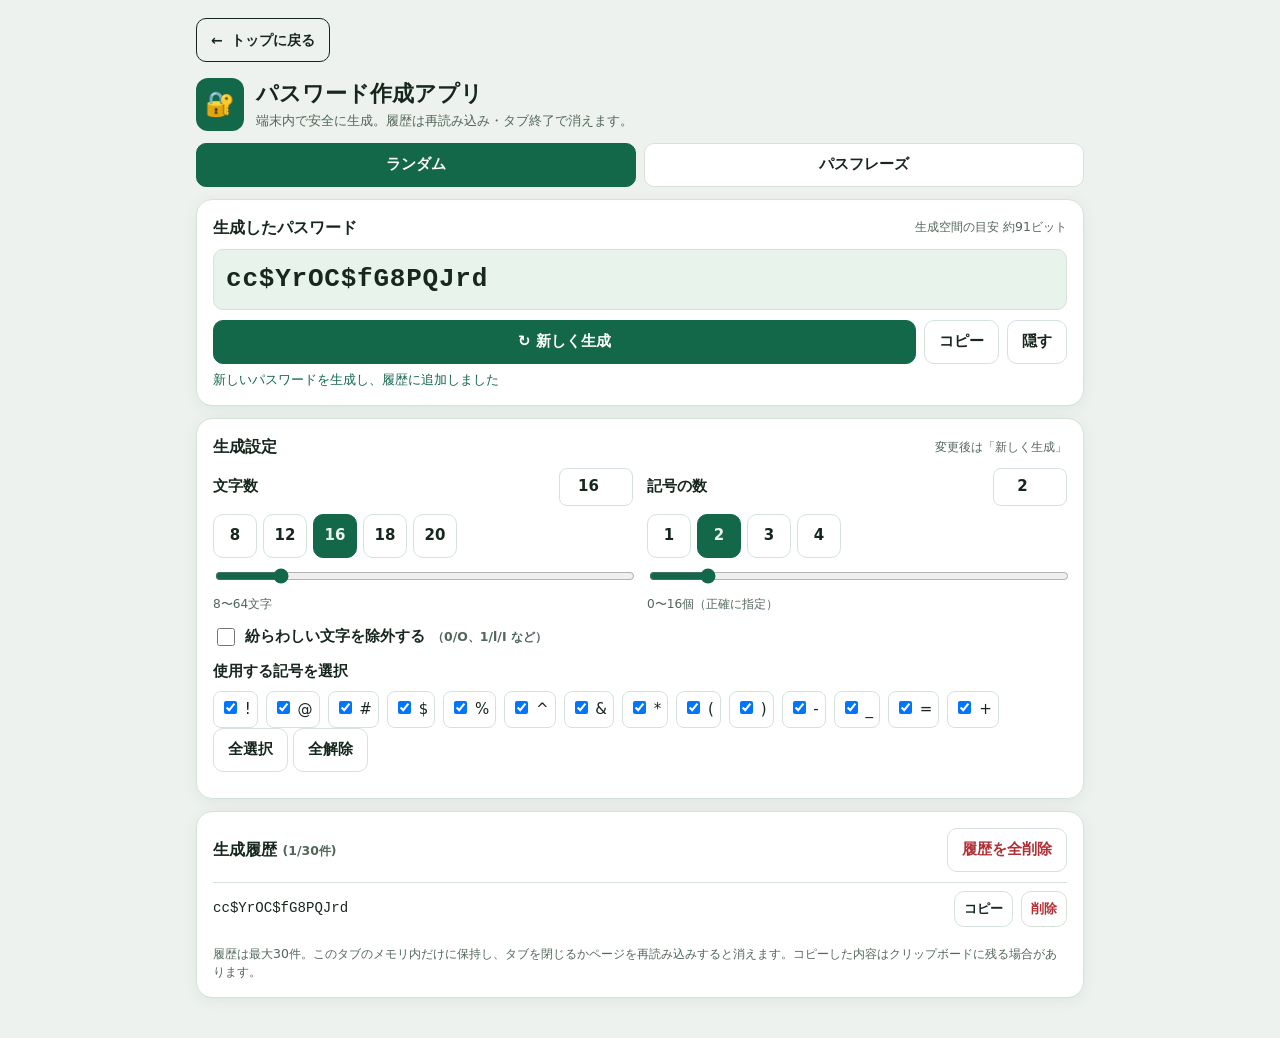
<file: password-generator/index.html>
<!doctype html>
<html lang="ja"><head><meta charset="utf-8"><meta name="viewport" content="width=device-width,initial-scale=1,viewport-fit=cover"><meta name="color-scheme" content="light dark">
<link rel="icon" type="image/svg+xml" href="./favicon.svg">
<title>パスワード作成アプリ</title>
<style>
:root{--bg:#edf2ee;--panel:#fff;--ink:#17271e;--muted:#52665a;--line:#d5e2d9;--green:#14684a;--soft:#e7f3eb;--red:#b12f35}*{box-sizing:border-box}body{margin:0;background:var(--bg);color:var(--ink);font:15px/1.45 system-ui,-apple-system,"Noto Sans JP",sans-serif}.app{max-width:920px;margin:0 auto;padding:18px 16px 28px}header{display:flex;align-items:center;gap:12px;margin-bottom:12px}header .mark{background:var(--green);color:#fff;padding:9px;border-radius:12px;font-size:24px}h1{font-size:1.35rem;margin:0}header p{margin:2px 0 0;color:var(--muted);font-size:.84rem}.panel{background:var(--panel);border:1px solid var(--line);border-radius:16px;padding:16px;margin-bottom:12px;box-shadow:0 3px 15px #123a2010}.topline{display:flex;align-items:center;justify-content:space-between;gap:8px;margin-bottom:10px}h2{font-size:1rem;margin:0}.sub{color:var(--muted);font-size:.78rem}.password{font:600 clamp(18px,3vw,26px)/1.5 ui-monospace,Consolas,monospace;overflow-wrap:anywhere;min-height:58px;padding:10px 12px;background:var(--soft);border:1px solid var(--line);border-radius:10px;display:flex;align-items:center;letter-spacing:.03em}.actions{display:flex;gap:8px;margin-top:10px}.btn{border:1px solid var(--line);border-radius:10px;background:#fff;color:var(--ink);padding:10px 14px;font:inherit;font-weight:650;cursor:pointer;min-height:44px}.btn:focus-visible,input:focus-visible{outline:3px solid #78bc96;outline-offset:2px}.primary{background:var(--green);border-color:var(--green);color:white;flex:1}.stats{color:var(--muted);font-size:.8rem;margin-top:8px}.settings{display:grid;grid-template-columns:1fr 1fr;gap:14px}.setting{min-width:0}.setting label{display:flex;justify-content:space-between;align-items:center;font-weight:700;margin-bottom:8px}.setting input[type=number]{width:74px;border:1px solid var(--line);border-radius:8px;padding:7px;background:var(--panel);color:var(--ink);font:inherit;text-align:center}.setting input[type=range]{width:100%;accent-color:var(--green);cursor:pointer}.hint{font-size:.76rem;color:var(--muted);margin:5px 0 0}.history{max-height:300px;overflow:auto}.history-list{list-style:none;margin:0;padding:0}.history-list li{display:flex;align-items:center;gap:8px;border-top:1px solid var(--line);padding:8px 0}.history-list code{font:500 .88rem/1.4 ui-monospace,Consolas,monospace;overflow-wrap:anywhere;min-width:0;flex:1}.history-list .btn{padding:6px 9px;min-height:36px;font-size:.8rem;flex-shrink:0}.danger{color:var(--red)}.empty{color:var(--muted);margin:12px 0}.notice{font-size:.78rem;color:var(--muted);margin:10px 0 0}.status{min-height:1.4em;font-size:.82rem;color:var(--green);margin:6px 0 0}.status.error{color:var(--red)}.modebar{display:flex;gap:8px;margin-bottom:12px}.modebar .btn{flex:1}.modebar .selected{background:var(--green);color:#fff;border-color:var(--green)}.checkline{display:flex;align-items:center;gap:7px;margin-top:12px;font-weight:600;flex-wrap:wrap}.checkline input{width:18px;height:18px;accent-color:var(--green)}select{width:100%;min-height:40px;border:1px solid var(--line);border-radius:8px;background:var(--panel);color:var(--ink);padding:7px;font:inherit}[hidden]{display:none!important}@media(max-width:520px){.app{padding:10px}.panel{padding:12px;margin-bottom:9px}h1{font-size:1.15rem}.settings{gap:10px}.history{max-height:240px}.history-list code{font-size:.76rem}.history-list .btn{padding:6px 7px}header p{font-size:.75rem}}@media(prefers-color-scheme:dark){:root{--bg:#111914;--panel:#1c2820;--ink:#e9f2eb;--muted:#b2c3b7;--line:#35483a;--green:#3ab77e;--soft:#253d2d;--red:#ff9b9b}.primary{color:#102016}.btn:not(.primary){background:#24342a}}

.presets{display:flex;flex-wrap:wrap;gap:6px;margin:8px 0}
.presets .btn{min-width:44px;padding:8px 10px;background:var(--panel)}
.presets .btn[aria-pressed="true"]{background:var(--green);border-color:var(--green);color:var(--bg)}
</style><link rel="stylesheet" href="../navigation.css">
</head><body><main class="app">
<nav class="home-navigation" aria-label="サイトナビゲーション"><a class="home-link" href="../"><span aria-hidden="true">←</span>トップに戻る</a></nav>
<header><div class="mark" aria-hidden="true">🔐</div><div><h1>パスワード作成アプリ</h1><p>端末内で安全に生成。履歴は再読み込み・タブ終了で消えます。</p></div></header>
<div class="modebar" role="group" aria-label="生成方式"><button class="btn selected" id="modeRandom" type="button" aria-pressed="true">ランダム</button><button class="btn" id="modePhrase" type="button" aria-pressed="false">パスフレーズ</button></div>
<section class="panel"><div class="topline"><h2>生成したパスワード</h2><span class="sub" id="strength"></span></div><div id="password" class="password" aria-live="polite"></div><div class="actions"><button class="btn primary" id="generate">↻ 新しく生成</button><button class="btn" id="copy">コピー</button><button class="btn" id="toggle" aria-label="パスワードを隠す" aria-pressed="false">隠す</button></div><p class="status" id="status" role="status"></p></section>
<section class="panel"><div class="topline"><h2>生成設定</h2><span class="sub">変更後は「新しく生成」</span></div><div id="randomSettings"><div class="settings"><div class="setting"><label for="length">文字数 <input id="length" type="number" min="8" max="64" value="16" inputmode="numeric"></label><div class="presets" role="group" aria-label="文字数を選択"><button type="button" class="btn" data-setting="length" data-value="8" aria-pressed="false">8</button><button type="button" class="btn" data-setting="length" data-value="12" aria-pressed="false">12</button><button type="button" class="btn" data-setting="length" data-value="16" aria-pressed="false">16</button><button type="button" class="btn" data-setting="length" data-value="18" aria-pressed="false">18</button><button type="button" class="btn" data-setting="length" data-value="20" aria-pressed="false">20</button></div><input id="lengthRange" aria-label="文字数スライダー" type="range" min="8" max="64" value="16"><p class="hint">8〜64文字</p></div><div class="setting"><label for="symbols">記号の数 <input id="symbols" type="number" min="0" max="16" value="2" inputmode="numeric"></label><div class="presets" role="group" aria-label="記号の個数を選択"><button type="button" class="btn" data-setting="symbols" data-value="1" aria-pressed="false">1</button><button type="button" class="btn" data-setting="symbols" data-value="2" aria-pressed="false">2</button><button type="button" class="btn" data-setting="symbols" data-value="3" aria-pressed="false">3</button><button type="button" class="btn" data-setting="symbols" data-value="4" aria-pressed="false">4</button></div><input id="symbolsRange" aria-label="記号の数スライダー" type="range" min="0" max="16" value="2"><p class="hint" id="symbolsHint">0〜16個（正確に指定）</p></div></div><label class="checkline"><input type="checkbox" id="noAmbig"> 紛らわしい文字を除外する <span class="sub">（0/O、1/l/I など）</span></label><div style="margin-top:12px"><strong>使用する記号を選択</strong><div id="symbolGrid" style="display:flex;flex-wrap:wrap;gap:8px;margin-top:8px"></div><button type="button" id="allSymbols" class="btn">全選択</button> <button type="button" id="noSymbols" class="btn">全解除</button><p id="symbolWarning" class="notice"></p></div></div><div id="phraseSettings" hidden><div class="settings"><div class="setting"><label for="wordCount">単語数 <input id="wordCount" type="number" min="3" max="8" value="6"></label><input id="wordRange" type="range" min="3" max="8" value="6" aria-label="単語数スライダー"><p class="hint">3〜8単語</p></div><div class="setting"><label for="separator">区切り文字</label><select id="separator"><option value="-">ハイフン（-）</option><option value="_">アンダースコア（_）</option><option value=".">ドット（.）</option><option value=" ">スペース</option><option value="">区切りなし</option></select></div></div><label class="checkline"><input type="checkbox" id="phraseNumber" checked> 末尾に数字（00〜99）を付ける</label><p class="notice">英単語を暗号学的に安全な乱数で選びます。数字が必要なサイトにも対応できます。</p></div></section>
<section class="panel"><div class="topline"><h2>生成履歴 <span class="sub" id="count"></span></h2><button class="btn danger" id="clear">履歴を全削除</button></div><div class="history"><ul id="history" class="history-list"></ul></div><p class="notice">履歴は最大30件。このタブのメモリ内だけに保持し、タブを閉じるかページを再読み込みすると消えます。コピーした内容はクリップボードに残る場合があります。</p></section></main>
<script>
(()=>{'use strict';
const $=id=>document.getElementById(id),LETTERS='ABCDEFGHIJKLMNOPQRSTUVWXYZabcdefghijklmnopqrstuvwxyz0123456789',SYMBOLS='!@#$%^&*()-_=+',AMBIG='0O1lI',WORDS=['apple', 'river', 'cloud', 'mountain', 'ocean', 'forest', 'garden', 'window', 'summer', 'winter', 'spring', 'autumn', 'silver', 'golden', 'happy', 'simple', 'gentle', 'quiet', 'bright', 'clever', 'sunny', 'rainy', 'snowy', 'windy', 'table', 'chair', 'pencil', 'paper', 'bottle', 'coffee', 'music', 'piano', 'guitar', 'violin', 'trumpet', 'orange', 'banana', 'grape', 'lemon', 'peach', 'melon', 'cherry', 'berry', 'mango', 'kiwi', 'plum', 'fig', 'dog', 'cat', 'bird', 'fish', 'horse', 'sheep', 'rabbit', 'turtle', 'panda', 'koala', 'tiger', 'lion', 'zebra', 'sun', 'moon', 'star', 'sky', 'rain', 'snow', 'storm', 'thunder', 'rainbow', 'comet', 'planet', 'galaxy', 'book', 'story', 'poem', 'song', 'dance', 'dream', 'smile', 'laugh', 'peace', 'hope', 'love', 'friend', 'north', 'south', 'east', 'west', 'city', 'village', 'bridge', 'tower', 'castle', 'temple', 'market', 'park', 'green', 'blue', 'red', 'yellow', 'pink', 'purple', 'brown', 'white', 'black', 'gray', 'teal', 'coral', 'run', 'jump', 'swim', 'climb', 'walk', 'sing', 'read', 'write', 'cook', 'play', 'watch', 'listen', 'speak', 'morning', 'evening', 'night', 'dawn', 'dusk', 'today', 'tomorrow', 'season', 'weather', 'breeze', 'frost', 'stone', 'wood', 'iron', 'glass', 'silk', 'cotton', 'leather', 'marble', 'crystal', 'diamond', 'pearl', 'island', 'valley', 'canyon', 'desert', 'jungle', 'meadow', 'harbor', 'lagoon', 'glacier', 'volcano', 'falcon', 'eagle', 'owl', 'sparrow', 'robin', 'whale', 'dolphin', 'shark', 'octopus', 'butterfly', 'bee', 'maple', 'cedar', 'pine', 'bamboo', 'willow', 'oak', 'elm', 'rose', 'tulip', 'lily', 'iris', 'violet', 'anchor', 'basket', 'blanket', 'bucket', 'button', 'camera', 'candle', 'carpet', 'clock', 'compass', 'cushion', 'curtain', 'ladder', 'lamp', 'mirror', 'needle', 'pillow', 'pocket', 'ribbon', 'rope', 'saddle', 'hammer', 'anvil', 'baker', 'farmer', 'hunter', 'painter', 'singer', 'teacher', 'doctor', 'driver', 'writer', 'actor', 'artist', 'king', 'queen', 'prince', 'guard', 'knight', 'wizard', 'pirate', 'sailor', 'captain', 'soldier', 'monk', 'breakfast', 'lunch', 'dinner', 'picnic', 'snack', 'feast', 'bakery', 'cafe', 'diner', 'kitchen', 'pantry', 'cellar', 'bread', 'butter', 'cheese', 'egg', 'milk', 'rice', 'soup', 'salad', 'pasta', 'pizza', 'noodle', 'curry', 'stew', 'sugar', 'salt', 'pepper', 'honey', 'jam', 'cream', 'sauce', 'gravy', 'flour', 'yeast', 'dough', 'oven', 'stove', 'fork', 'knife', 'spoon', 'plate', 'bowl', 'cup', 'mug', 'kettle', 'teapot', 'napkin', 'tray', 'shirt', 'pants', 'dress', 'skirt', 'coat', 'jacket', 'hat', 'glove', 'scarf', 'boot', 'shoe', 'sock', 'belt', 'ring', 'chain', 'collar', 'sleeve', 'wool', 'linen', 'denim', 'velvet', 'head', 'eye', 'ear', 'nose', 'mouth', 'hand', 'foot', 'arm', 'leg', 'finger', 'toe', 'knee', 'elbow', 'heart', 'brain', 'bone', 'blood', 'skin', 'hair', 'face', 'neck', 'shoulder', 'chest', 'back', 'waist', 'skip', 'hop', 'spin', 'twist', 'bend', 'stretch', 'kick', 'throw', 'catch', 'push', 'pull', 'lift', 'carry', 'drop', 'shake', 'wave', 'nod', 'wink', 'frown', 'cry', 'big', 'small', 'tall', 'short', 'wide', 'narrow', 'thick', 'thin', 'heavy', 'light', 'strong', 'weak', 'fast', 'slow', 'hot', 'cold', 'warm', 'cool', 'dry', 'wet', 'soft', 'hard', 'rough', 'smooth', 'sharp', 'dull', 'dark', 'loud', 'proud', 'kind', 'brave', 'calm', 'eager', 'glad', 'merry', 'tender', 'honest', 'polite', 'early', 'late', 'soon', 'now', 'then', 'tonight', 'weekly', 'daily', 'yearly', 'always', 'often', 'never', 'above', 'below', 'under', 'over', 'near', 'far', 'inside', 'outside', 'between', 'behind', 'beside', 'beyond', 'hill', 'lake', 'pond', 'creek', 'brook', 'shore', 'beach', 'coast', 'cliff', 'cave', 'dome', 'arch', 'gate', 'path', 'road', 'street', 'lane', 'alley', 'highway', 'tunnel', 'dock', 'pier', 'port', 'bay', 'field', 'farm', 'ranch', 'barn', 'stable', 'fence', 'wall', 'roof', 'floor', 'stair', 'hall', 'room', 'town', 'state', 'country', 'world', 'land', 'sea', 'air', 'fire', 'water', 'earth', 'wind', 'flame', 'gold', 'copper', 'bronze', 'steel', 'tin', 'lead', 'zinc', 'jewel', 'gem', 'opal', 'jade', 'wolf', 'bear', 'deer', 'moose', 'bison', 'camel', 'donkey', 'goat', 'pig', 'cow', 'hen', 'duck', 'goose', 'frog', 'toad', 'snake', 'lizard', 'mouse', 'rat', 'bat', 'mole', 'otter', 'beaver', 'skunk', 'raccoon', 'ant', 'beetle', 'cricket', 'spider', 'worm', 'snail', 'slug', 'moth', 'wasp', 'hornet', 'dragonfly', 'ash', 'birch', 'fir', 'spruce', 'juniper', 'poplar', 'walnut', 'chestnut', 'almond', 'daisy', 'sunflower', 'lavender', 'poppy', 'daffodil', 'orchid', 'peony', 'azalea', 'carrot', 'potato', 'tomato', 'onion', 'garlic', 'ginger', 'cucumber', 'lettuce', 'spinach', 'bean', 'pea', 'corn'],MAX=30;
let history=[],current='',hidden=false,mode='random';
for(const ch of SYMBOLS){const label=document.createElement('label'),cb=document.createElement('input');cb.type='checkbox';cb.value=ch;cb.checked=true;label.style.cssText='border:1px solid var(--line);border-radius:8px;padding:6px;cursor:pointer';label.append(cb,document.createTextNode(' '+ch));$('symbolGrid').append(label)}
function chosenSymbols(){return [...$('symbolGrid').querySelectorAll('input:checked')].map(x=>x.value).join('')}
function validateSymbols(){const invalid=mode==='random'&&Number($('symbols').value)>0&&!chosenSymbols();$('symbolWarning').textContent=invalid?'記号を1種類以上選択してください。':'';$('generate').disabled=!!invalid}
$('symbolGrid').addEventListener('change',validateSymbols);
$('allSymbols').addEventListener('click',()=>{$('symbolGrid').querySelectorAll('input').forEach(x=>x.checked=true);validateSymbols()});
$('noSymbols').addEventListener('click',()=>{$('symbolGrid').querySelectorAll('input').forEach(x=>x.checked=false);validateSymbols()});
// 旧版が保存した履歴は読み込まず、可能なら端末から削除する。
try{localStorage.removeItem('password-generator-history-v2')}catch(e){}
function notify(s,type=''){ $('status').textContent=s;$('status').className='status'+(type?' '+type:'') }
function randomInt(n){if(!Number.isSafeInteger(n)||n<=0)throw Error('乱数の範囲が不正です');const buf=new Uint32Array(1),limit=Math.floor(4294967296/n)*n;let v;do{crypto.getRandomValues(buf);v=buf[0]}while(v>=limit);return v%n}
function pick(chars){return chars[randomInt(chars.length)]}
function shuffle(a){for(let i=a.length-1;i>0;i--){const j=randomInt(i+1);[a[i],a[j]]=[a[j],a[i]]}return a}
function clamp(v,min,max,def){v=Number(v);return Number.isFinite(v)?Math.max(min,Math.min(max,Math.trunc(v))):def}
function sync(from){const len=clamp($('length').value,8,64,16);if(from==='lengthRange')$('length').value=$('lengthRange').value;else if(from==='length')$('lengthRange').value=len;const length=clamp($('length').value,8,64,16);$('length').value=length;$('lengthRange').value=length;
$('symbols').max=length;$('symbolsRange').max=length;
if(from==='symbolsRange')$('symbols').value=$('symbolsRange').value;
const n=clamp($('symbols').value,0,length,2);$('symbols').value=n;$('symbolsRange').value=n;$('symbolsHint').textContent='0〜'+length+'個（正確に指定）';validateSymbols();syncPresets()}

function syncPresets(){document.querySelectorAll('.presets button').forEach(button=>{button.setAttribute('aria-pressed',String(Number($(button.dataset.setting).value)===Number(button.dataset.value)))})}
for(const button of document.querySelectorAll('.presets button')){button.addEventListener('click',()=>{const field=button.dataset.setting;$(field).value=button.dataset.value;sync(field)})}

function renderCurrent(){ $('password').textContent=hidden?'●'.repeat(Math.min(current.length,32)):current;$('toggle').textContent=hidden?'表示':'隠す';$('toggle').setAttribute('aria-pressed',String(hidden));$('toggle').setAttribute('aria-label',hidden?'パスワードを表示する':'パスワードを隠す') }
function renderHistory(){const ul=$('history');ul.replaceChildren();$('count').textContent='('+history.length+'/'+MAX+'件)';if(!history.length){const li=document.createElement('li');li.className='empty';li.textContent='まだ履歴はありません';ul.append(li);return}history.forEach((pw,i)=>{const li=document.createElement('li'),code=document.createElement('code'),copy=document.createElement('button'),del=document.createElement('button');code.textContent=pw;copy.className='btn';copy.textContent='コピー';copy.setAttribute('aria-label','履歴'+(i+1)+'をコピー');copy.addEventListener('click',()=>copyPassword(pw));del.className='btn danger';del.textContent='削除';del.setAttribute('aria-label','履歴'+(i+1)+'を削除');del.addEventListener('click',()=>{history.splice(i,1);renderHistory();notify('履歴を1件削除しました')});li.append(code,copy,del);ul.append(li)})}
function generate(){try{sync();let bits;if(mode==='phrase'){const count=clamp($('wordCount').value,3,8,6);$('wordCount').value=count;$('wordRange').value=count;const sep=$('separator').value;const words=Array.from({length:count},()=>WORDS[randomInt(WORDS.length)]);current=words.join(sep);bits=count*Math.log2(WORDS.length);if($('phraseNumber').checked){current+=sep+String(randomInt(100)).padStart(2,'0');bits+=Math.log2(100)}}else{const len=Number($('length').value),n=Number($('symbols').value),a=[];const letters=$('noAmbig').checked?[...LETTERS].filter(c=>!AMBIG.includes(c)).join(''):LETTERS;for(let i=0;i<len-n;i++)a.push(pick(letters));const chosen=chosenSymbols();if(n>0&&!chosen){notify('使用する記号を選択してください','error');return}for(let i=0;i<n;i++)a.push(pick(chosen));current=shuffle(a).join('');bits=(len-n)*Math.log2(letters.length)+(n?n*Math.log2(chosen.length):0)}hidden=false;renderCurrent();$('strength').textContent='生成空間の目安 約'+Math.round(bits)+'ビット';history.unshift(current);history=history.slice(0,MAX);renderHistory();notify('新しいパスワードを生成し、履歴に追加しました');}catch(e){notify('生成に失敗しました。安全な接続で開いてください。','error')}}
async function copyPassword(value){try{if(!navigator.clipboard?.writeText)throw Error('Clipboard APIが利用できません');await navigator.clipboard.writeText(value);notify('コピーしました')}catch(e){notify('コピーできませんでした。HTTPSで開いてください。','error')}}
function setMode(next){mode=next;validateSymbols();$('randomSettings').hidden=mode!=='random';$('phraseSettings').hidden=mode!=='phrase';for(const [id,active] of [['modeRandom',mode==='random'],['modePhrase',mode==='phrase']]){$(id).classList.toggle('selected',active);$(id).setAttribute('aria-pressed',String(active))}generate()}$('modeRandom').addEventListener('click',()=>setMode('random'));$('modePhrase').addEventListener('click',()=>setMode('phrase'));$('wordRange').addEventListener('input',()=>{$('wordCount').value=$('wordRange').value});$('wordCount').addEventListener('change',()=>{const n=clamp($('wordCount').value,3,8,6);$('wordCount').value=n;$('wordRange').value=n});$('generate').addEventListener('click',generate);$('copy').addEventListener('click',()=>copyPassword(current));$('toggle').addEventListener('click',()=>{hidden=!hidden;renderCurrent()});
for(const id of ['length','lengthRange','symbols','symbolsRange'])$(id).addEventListener(id.endsWith('Range')?'input':'change',()=>sync(id));
$('clear').addEventListener('click',()=>{if(!history.length)return;if(confirm('このタブのパスワード履歴をすべて削除しますか？')){history=[];renderHistory();notify('履歴をすべて削除しました')}});
sync();renderHistory();generate();
})();
</script></body></html>
</file>
<file: navigation.css>
.home-navigation {
  margin: 0 0 16px;
}

.home-navigation .home-link {
  display: inline-flex;
  align-items: center;
  justify-content: center;
  gap: 8px;
  box-sizing: border-box;
  min-height: 44px;
  padding: 8px 14px;
  border: 1px solid currentColor;
  border-radius: 10px;
  background: transparent;
  color: inherit;
  font: inherit;
  font-size: 14px;
  font-weight: 600;
  line-height: 1.5;
  text-decoration: none;
  white-space: nowrap;
}

.home-navigation .home-link:hover {
  background: var(--accent-soft, var(--surface2, rgba(127, 127, 127, .12)));
}

.home-navigation .home-link:focus-visible {
  outline: 3px solid currentColor;
  outline-offset: 3px;
}

.toolbar-inner > .home-navigation {
  display: flex;
  align-items: center;
  margin: 0;
}
</file>
